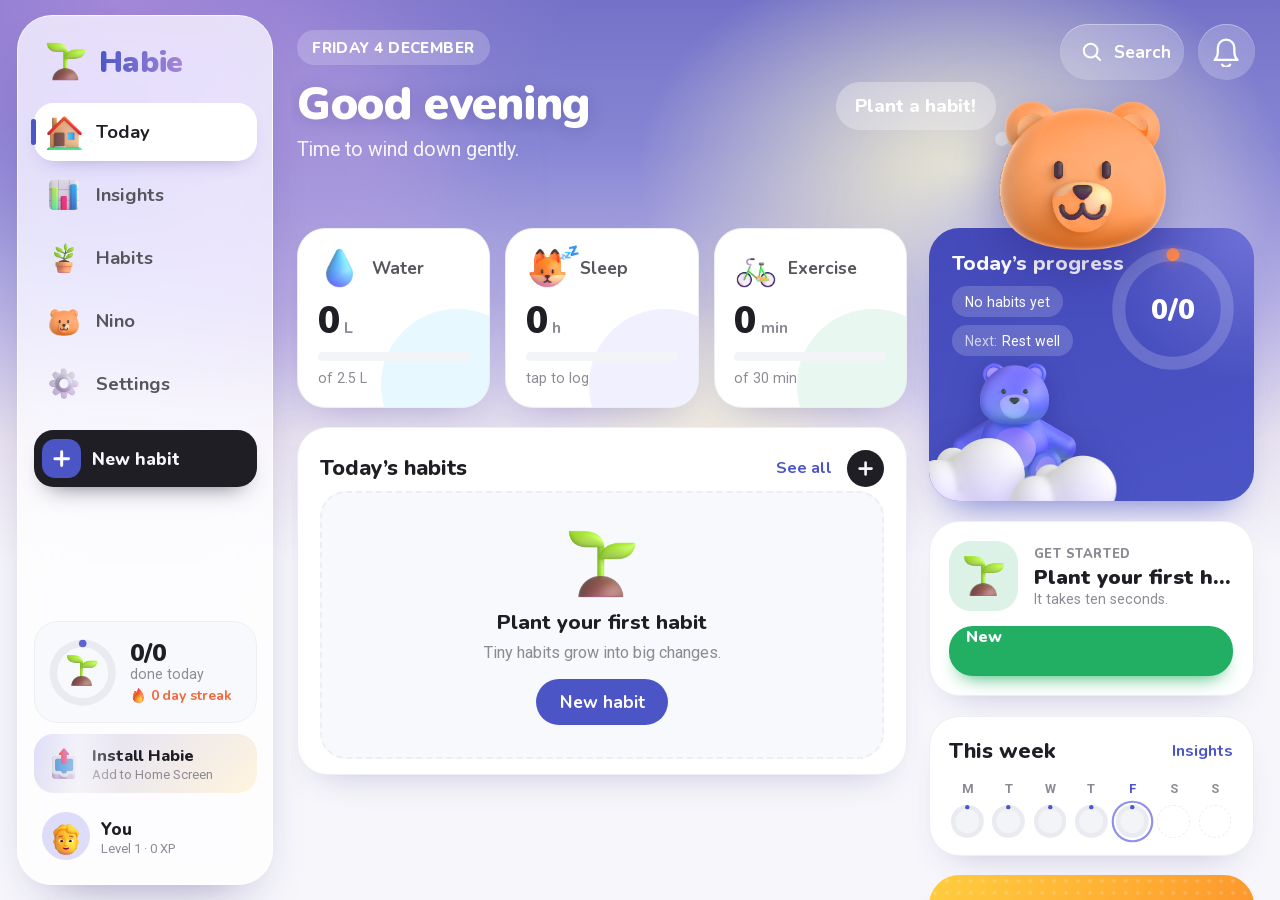
<file: index.html>
<!doctype html>
<html lang="en">
<head>
<meta charset="utf-8">
<meta name="viewport" content="width=device-width, initial-scale=1, viewport-fit=cover, user-scalable=no">
<title>Habie · Habit tracker for iPad</title>
<meta name="description" content="Habie is a playful habit tracker for iPad. Grow a garden of small habits with timers, quit counters, streak freezes, insights and an AI buddy who can set everything up for you.">
<meta name="application-name" content="Habie">
<meta name="author" content="Abhinav Prabhakar">
<meta name="color-scheme" content="light dark">
<meta name="theme-color" content="#7372c8">
<meta name="format-detection" content="telephone=no">
<link rel="canonical" href="https://abhinav-prabhakar.github.io/Habie/">
<link rel="manifest" href="manifest.webmanifest">
<link rel="icon" href="favicon.ico" sizes="48x48">
<link rel="icon" type="image/png" sizes="32x32" href="assets/icons/favicon-32.png">
<link rel="icon" type="image/png" sizes="16x16" href="assets/icons/favicon-16.png">
<link rel="icon" type="image/png" sizes="192x192" href="assets/icons/icon-192.png">
<!-- link previews -->
<meta property="og:type" content="website">
<meta property="og:site_name" content="Habie">
<meta property="og:title" content="Habie · Habit tracker for iPad">
<meta property="og:description" content="Grow a garden of small habits. Timers, quit counters, streak freezes, patterns and an AI buddy, in a playful iPad app that works offline.">
<meta property="og:url" content="https://abhinav-prabhakar.github.io/Habie/">
<meta property="og:image" content="https://abhinav-prabhakar.github.io/Habie/assets/og.png">
<meta property="og:image:width" content="1200">
<meta property="og:image:height" content="630">
<meta property="og:image:alt" content="Habie's Today screen on an iPad">
<meta name="twitter:card" content="summary_large_image">
<meta name="twitter:title" content="Habie · Habit tracker for iPad">
<meta name="twitter:description" content="Grow a garden of small habits, with an AI buddy who can set everything up for you.">
<meta name="twitter:image" content="https://abhinav-prabhakar.github.io/Habie/assets/og.png">
<!-- iPadOS home-screen app -->
<meta name="apple-mobile-web-app-capable" content="yes">
<meta name="mobile-web-app-capable" content="yes">
<meta name="apple-mobile-web-app-status-bar-style" content="black-translucent">
<meta name="apple-mobile-web-app-title" content="Habie">
<link rel="apple-touch-icon" href="assets/icons/apple-touch-icon.png">
<link rel="apple-touch-icon" sizes="167x167" href="assets/icons/apple-touch-icon-167.png">
<!-- iPad (A16): 820×1180 points at 2x -->
<link rel="apple-touch-startup-image" href="assets/splash/splash-2360x1640.png" media="(device-width: 820px) and (device-height: 1180px) and (-webkit-device-pixel-ratio: 2) and (orientation: landscape)">
<link rel="apple-touch-startup-image" href="assets/splash/splash-1640x2360.png" media="(device-width: 820px) and (device-height: 1180px) and (-webkit-device-pixel-ratio: 2) and (orientation: portrait)">
<link rel="preload" href="assets/fonts/nunito-latin.woff2" as="font" type="font/woff2" crossorigin>
<link rel="preload" href="assets/fonts/roboto-latin.woff2" as="font" type="font/woff2" crossorigin>
<link rel="stylesheet" href="styles.css">
<link rel="stylesheet" href="assets/vendor/katex/katex.min.css">
</head>
<body>
<div class="app" id="app">
<div class="stage" id="stage">
  <div class="canvas-bg" aria-hidden="true"><span class="blob b1"></span><span class="blob b2"></span><span class="blob b3"></span></div>

  <!-- Drawn only for README mock-ups (?mockup): the iPadOS status bar. -->
  <div class="statusbar" aria-hidden="true">
    <span class="sb-time"><b>9:41</b> <span id="sb-date">Thu 16 Oct</span></span>
    <span class="sb-right">
      <svg width="22" height="16" viewBox="0 0 25 18" fill="currentColor"><path d="M12.5 4.2c3.4 0 6.5 1.3 8.8 3.5l1.8-1.9C20.3 3 16.6 1.5 12.5 1.5S4.7 3 1.9 5.8l1.8 1.9c2.3-2.2 5.4-3.5 8.8-3.5zm0 5.2c2 0 3.8.8 5.1 2l1.8-1.9c-1.8-1.7-4.2-2.8-6.9-2.8s-5.1 1.1-6.9 2.8l1.8 1.9c1.3-1.2 3.1-2 5.1-2zm0 5.2c.7 0 1.3.3 1.7.7l-1.7 2.2-1.7-2.2c.4-.4 1-.7 1.7-.7z"/></svg>
      <span>100%</span>
      <svg width="30" height="14" viewBox="0 0 38 18"><rect x="1" y="1" width="32" height="16" rx="5" fill="none" stroke="currentColor" stroke-opacity=".45" stroke-width="1.6"/><rect x="3.5" y="3.5" width="27" height="11" rx="3" fill="currentColor"/><path d="M35 6.5v5c1.2-.4 2-1.4 2-2.5s-.8-2.1-2-2.5z" fill="currentColor" opacity=".45"/></svg>
    </span>
  </div>

  <!-- ===================== Sidebar ===================== -->
  <aside class="sidebar" aria-label="Habie">
    <a class="brand" href="#home"><img src="assets/3d/seedling.png" alt=""><b>Habie</b></a>
    <nav class="side-nav" aria-label="Sections">
      <span class="nav-ind" aria-hidden="true"></span>
      <a class="nav" href="#home" data-nav="home"><img src="assets/3d/house.png" alt=""><span>Today</span><em class="nav-badge" id="nb-home"></em></a>
      <a class="nav" href="#insights" data-nav="insights"><img src="assets/3d/bar-chart.png" alt=""><span>Insights</span></a>
      <a class="nav" href="#habits" data-nav="habits"><img src="assets/3d/potted-plant.png" alt=""><span>Habits</span></a>
      <a class="nav" href="#buddy" data-nav="buddy"><img data-buddy-img src="assets/3d/bear-orange.png" alt=""><span data-buddy-name>Nino</span></a>
      <a class="nav" href="#settings" data-nav="settings"><img src="assets/3d/gear.png" alt=""><span>Settings</span></a>
    </nav>
    <a class="side-new" href="#new"><span class="side-plus"><svg width="16" height="16" viewBox="0 0 14 14" stroke="currentColor" stroke-width="2.4" stroke-linecap="round"><path d="M7 1.5v11M1.5 7h11"/></svg></span>New habit</a>

    <a class="side-today" href="#home">
      <span class="side-ring"><svg width="64" height="64" viewBox="0 0 64 64"><circle cx="32" cy="32" r="27" fill="none" class="ring-track" stroke-width="7"/><circle id="side-ring" cx="32" cy="32" r="27" fill="none" stroke="url(#sideG)" stroke-width="7" stroke-linecap="round" stroke-dasharray="0 170" transform="rotate(-90 32 32)"/><defs><linearGradient id="sideG" x1="0" y1="0" x2="1" y2="1"><stop offset="0" class="xp-stop1"/><stop offset="1" class="xp-stop2"/></linearGradient></defs></svg><img id="side-plant" src="assets/3d/herb.png" alt=""></span>
      <span class="side-today-t"><b id="side-count">0/0</b><span>done today</span><em><img src="assets/3d/fire.png" alt=""><span id="side-streak">0</span> day streak</em></span>
    </a>

    <button class="side-install" id="install-btn" data-action="install" hidden><img src="assets/3d/outbox-tray.png" alt=""><span><b>Install Habie</b>Add to Home Screen</span></button>

    <a class="side-profile" href="#settings">
      <span class="side-ava"><img data-avatar-img src="assets/3d/people/person-default.png" alt=""></span>
      <span><b id="side-name">You</b><span id="side-level">Level 1</span></span>
    </a>
  </aside>

  <main class="main">

    <!-- ===================== Today ===================== -->
    <section class="screen screen-home" data-route="home" aria-label="Today">
      <div class="scroll">
        <header class="hero reveal">
          <div class="hero-text">
            <span class="date-chip" id="home-date"></span>
            <h1 class="greet" id="greet">Good morning</h1>
            <p class="greet-sub" id="greet-sub">Ready for a good day?</p>
          </div>
          <a class="hero-buddy" href="#buddy" aria-label="Chat with your buddy">
            <span class="think" id="home-bubble">Let’s start small!</span>
            <span class="think-dot d1"></span><span class="think-dot d2"></span>
            <img data-buddy-img src="assets/3d/bear-orange.png" alt="">
          </a>
          <div class="hero-actions">
            <button class="glass-btn search-pill" data-action="search"><svg width="22" height="22" viewBox="0 0 28 28" fill="none" stroke="currentColor" stroke-width="2.4" stroke-linecap="round"><circle cx="12.5" cy="12.5" r="8"/><path d="m18.5 18.5 5 5"/></svg><span>Search</span></button>
            <button class="glass-btn round" data-action="notifications" aria-label="Reminders">
              <svg width="26" height="28" viewBox="6 5.5 20 22.5" fill="none" stroke="currentColor" stroke-width="1.7" stroke-linecap="round" stroke-linejoin="round"><path d="M7.5 22.5h17c-1.6-1.6-2.4-3.3-2.4-6.3v-2.7a6.1 6.1 0 0 0-12.2 0v2.7c0 3-.8 4.7-2.4 6.3zM13 26c.7 1 1.8 1.6 3 1.6s2.3-.6 3-1.6"/></svg>
              <span class="bell-dot" id="bell-dot"></span>
            </button>
          </div>
        </header>

        <div class="home-grid">
          <div class="home-main">
            <div class="stats reveal">
              <button class="stat" data-action="open-water" style="--sc:#18b7f2">
                <span class="stat-top"><img src="assets/3d/droplet.png" alt=""><span class="st-l">Water</span></span>
                <span class="st-v"><b id="st-water">0</b><small>L</small></span>
                <span class="st-meter"><i id="st-water-bar"></i></span>
                <span class="st-u" id="st-water-goal">of 2.5 L</span>
              </button>
              <button class="stat" data-action="sleep" style="--sc:#7b6cf6">
                <span class="stat-top"><img src="assets/3d/fox.png" alt=""><img class="st-zzz" src="assets/3d/zzz.png" alt=""><span class="st-l">Sleep</span></span>
                <span class="st-v"><b id="st-sleep">0</b><small>h</small></span>
                <span class="st-meter"><i id="st-sleep-bar"></i></span>
                <span class="st-u" id="st-sleep-sub">last night</span>
              </button>
              <button class="stat" data-action="open-workout" style="--sc:#22ae63">
                <span class="stat-top"><img src="assets/3d/bicycle-green.png" alt=""><span class="st-l">Exercise</span></span>
                <span class="st-v"><b id="st-ex">0</b><small>min</small></span>
                <span class="st-meter"><i id="st-ex-bar"></i></span>
                <span class="st-u" id="st-ex-sub">of 30 min</span>
              </button>
            </div>

            <div class="card habits-card reveal">
              <div class="card-head">
                <h3>Today’s habits</h3>
                <div class="head-actions">
                  <a class="link" href="#habits">See all</a>
                  <a class="plus-ic" href="#new" aria-label="New habit"><svg width="14" height="14" viewBox="0 0 14 14" stroke="#fff" stroke-width="2.4" stroke-linecap="round"><path d="M7 1.5v11M1.5 7h11"/></svg></a>
                </div>
              </div>
              <div class="home-groups" id="home-groups"></div>
            </div>
          </div>

          <div class="home-side">
            <a class="progress-card reveal" href="#habits">
              <span class="pc-art"><img class="pc-bear" src="assets/3d/bear-purple.png" alt=""><img class="pc-cloud c1" src="assets/3d/cloud.png" alt=""><img class="pc-cloud c2" src="assets/3d/cloud.png" alt=""></span>
              <span class="pc-ring"><svg width="118" height="118" viewBox="0 0 118 118"><circle cx="59" cy="59" r="50" fill="none" stroke="rgba(255,255,255,.18)" stroke-width="12"/><circle id="pc-ring" cx="59" cy="59" r="50" fill="none" stroke="#fc894b" stroke-width="12" stroke-linecap="round" stroke-dasharray="0 315" transform="rotate(-90 59 59)"/></svg><b id="pc-count">0/0</b></span>
              <span class="pc-title">Today’s progress</span>
              <span class="pc-bar" id="pc-bar"></span>
              <span class="pc-chips"><span id="pc-left"></span><span id="pc-next"></span></span>
            </a>

            <div class="card upnext reveal" id="upnext"></div>

            <div class="card week-card reveal">
              <div class="card-head"><h3>This week</h3><a class="link" href="#insights">Insights</a></div>
              <div class="mini-week" id="home-week"></div>
            </div>

            <a class="buddy-card reveal" href="#buddy">
              <p id="home-tip">You’re great! Keep going, you’re almost there!</p>
              <span class="buddy-btn"><img src="assets/3d/speech-balloon.png" alt="">Chat with <span data-buddy-name>Nino</span></span>
              <img class="buddy-cloud" src="assets/3d/cloud.png" alt="">
              <img class="buddy-pet" data-buddy-img src="assets/3d/bear-orange.png" alt="">
            </a>
          </div>
        </div>
      </div>
    </section>

    <!-- ===================== Insights ===================== -->
    <section class="screen screen-insights" data-route="insights" aria-label="Insights">
      <div class="scroll">
        <header class="page-head reveal">
          <div><h1>Insights</h1><p>How your habits are growing</p></div>
          <div class="head-tools">
            <button class="glass-btn round" data-action="share" aria-label="Share progress"><svg width="22" height="22" viewBox="0 0 26 26" fill="none" stroke="currentColor" stroke-width="2"><circle cx="19" cy="5.5" r="3"/><circle cx="6.5" cy="13" r="3"/><circle cx="19" cy="20.5" r="3"/><path d="m9.2 11.5 7.1-4.4M9.2 14.5l7.1 4.4"/></svg></button>
          </div>
        </header>
        <div class="ins-grid">
          <div class="card streak-card reveal">
            <span class="arc a1"></span><span class="arc a2"></span>
            <div class="sk-art"><span class="sk-glow"></span><img class="sk-fire" src="assets/3d/fire-pink.png" alt=""><img class="sk-bear" src="assets/3d/bear-purple.png" alt=""></div>
            <div class="sk-info">
              <div class="sk-title" id="sk-title"></div>
              <div class="sk-sub" id="sk-sub"></div>
              <div class="sk-week" id="sk-week"></div>
              <div class="sk-foot" id="sk-foot"></div>
            </div>
          </div>
          <a class="card score-card reveal" href="#habits">
            <span class="card-head"><h3>This week</h3><span class="grid-ic"><i></i><i></i><i></i><i></i></span></span>
            <span class="ring-wrap">
              <svg width="150" height="150" viewBox="0 0 150 150"><circle cx="75" cy="75" r="62" fill="none" class="ring-track" stroke-width="14"/><circle id="wk-ring" cx="75" cy="75" r="62" fill="none" stroke="#22ae63" stroke-width="14" stroke-linecap="round" stroke-dasharray="0 390" transform="rotate(-90 75 75)"/></svg>
              <b id="wk-pct">0%</b><img src="assets/3d/bicycle-green.png" alt="">
            </span>
            <span class="score-sub" id="wk-sub"></span>
          </a>

          <button class="card sleep-card reveal" data-action="sleep">
            <span class="card-head"><h3>Sleep</h3><span class="link">Log sleep <svg width="8" height="12" viewBox="0 0 8 12" fill="none" stroke="currentColor" stroke-width="2" stroke-linecap="round" stroke-linejoin="round"><path d="m2 2 4 4-4 4"/></svg></span></span>
            <span class="sleep-chart" id="sleep-chart"></span>
            <span class="sleep-foot"><img src="assets/3d/crescent-moon.png" alt=""><span id="sleep-avg"></span></span>
          </button>
          <a class="card level-card reveal" href="#settings">
            <span class="lv-art"><span class="lv-burst"></span><img src="assets/3d/crown.png" alt=""></span>
            <span class="lv-num" id="lv-num">Level 1</span>
            <span class="lv-title" id="lv-title"></span>
            <span class="xp"><i id="lv-bar"></i></span>
            <span class="lv-label" id="lv-label"></span>
          </a>

          <div class="card patterns-card reveal">
            <div class="card-head"><h3><img src="assets/3d/crystal-ball.png" alt="">Patterns</h3><button class="chip-btn" id="patterns-ask" data-action="ask-insights" hidden><img src="assets/3d/sparkles.png" alt=""><span>Ask</span></button></div>
            <div id="patterns"></div>
          </div>

          <div class="card matrix-card reveal">
            <div class="card-head"><h3>Last 14 days</h3><button class="chip-btn" data-action="sort"><svg width="18" height="18" viewBox="0 0 28 28" fill="none" stroke="currentColor" stroke-width="2.4" stroke-linecap="round" stroke-linejoin="round"><path d="M3 7h18M3 13h12M3 19h8M15.5 19.5l3 3 6-6.5"/></svg><span id="sort-label">By time of day</span></button></div>
            <div class="matrix" id="matrix"></div>
          </div>

          <div class="card month-card reveal">
            <div class="card-head"><h3 id="month-title">This month</h3><span class="legend-dot"><img src="assets/3d/sunflower.png" alt="">Perfect day</span></div>
            <div class="month-days"><span>M</span><span>T</span><span>W</span><span>T</span><span>F</span><span>S</span><span>S</span></div>
            <div class="month-grid" id="month-grid"></div>
          </div>
          <div class="card totals-card reveal">
            <div class="tot"><img src="assets/3d/check-mark-button.png" alt=""><b id="tot-done">0</b><span>habits done</span></div>
            <div class="tot"><img src="assets/3d/sunflower.png" alt=""><b id="tot-perfect">0</b><span>perfect days</span></div>
            <div class="tot"><img src="assets/3d/trophy.png" alt=""><b id="tot-best">0</b><span>best streak</span></div>
          </div>
        </div>
      </div>
    </section>

    <!-- ===================== Habits (list + detail) ===================== -->
    <section class="screen screen-habits" data-route="habits" aria-label="Habits">
      <header class="page-head reveal">
        <div><h1>My Habits</h1><p id="habits-date"></p></div>
        <div class="week-strip" id="week-strip"></div>
      </header>
      <div class="split">
        <div class="split-list scroll">
          <div class="card garden reveal">
            <div class="garden-ring-wrap">
              <span class="garden-glow"></span>
              <svg id="garden-ring" viewBox="0 0 300 300" width="200" height="200" aria-hidden="true"></svg>
              <div id="garden-orbit" class="garden-orbit"></div>
              <img id="garden-plant" class="garden-plant" src="assets/3d/potted-plant.png" alt="Your habit garden">
            </div>
            <div class="garden-info">
              <span class="garden-label"><img src="assets/3d/sparkles.png" alt="">Habit garden</span>
              <div class="garden-count" id="garden-count"></div>
              <p class="garden-msg" id="garden-msg"></p>
              <button class="link" id="back-today" data-action="back-today" hidden>Back to today</button>
            </div>
          </div>
          <div class="filters reveal">
            <button class="filter on" data-filter="all"><img src="assets/3d/sparkles.png" alt="">All</button>
            <button class="filter" data-filter="morning"><img src="assets/3d/sunrise.png" alt="">Morning</button>
            <button class="filter" data-filter="afternoon"><img src="assets/3d/sun.png" alt="">Afternoon</button>
            <button class="filter" data-filter="evening"><img src="assets/3d/crescent-moon.png" alt="">Evening</button>
          </div>
          <div class="habit-list" id="habit-list"></div>
        </div>

        <div class="split-detail scroll" id="detail">
          <div class="detail-inner" id="detail-inner">
            <div class="card d-hero">
              <div class="d-hero-bg"><span class="d-bubble b1"></span><span class="d-bubble b2"></span><span class="d-bubble b3"></span></div>
              <div class="tank" id="tank">
                <div class="tank-wave" id="d-wave"><span class="wave w1"></span><span class="wave w2"></span></div>
                <span class="rise r1"></span><span class="rise r2"></span><span class="rise r3"></span>
                <img class="tank-icon" id="d-icon" src="assets/3d/droplet.png" alt="">
                <span class="tank-pct" id="d-pct">0%</span>
              </div>
              <div class="d-head">
                <h2 class="d-name" id="d-name"></h2>
                <div class="d-meta"><span class="pill" id="d-time"></span><span class="pill" id="d-days"></span></div>
                <div class="d-tools">
                  <button class="tool-btn" data-action="edit-habit"><img src="assets/3d/pencil.png" alt="">Edit</button>
                  <button class="tool-btn" data-action="reset-day"><img src="assets/3d/hourglass-not-done.png" alt="">Reset</button>
                  <button class="tool-btn danger" data-action="delete-habit"><img src="assets/3d/wastebasket.png" alt="">Delete</button>
                </div>
              </div>
            </div>

            <div class="card d-today">
              <div class="card-head"><h3 id="d-day-label">Today</h3><span id="d-count"></span></div>
              <div class="d-special" id="d-special"></div>
              <div class="units" id="d-units"></div>
              <div class="amounts" id="d-amounts"></div>
              <button class="d-log" id="d-log" data-action="log"></button>
            </div>

            <div class="card d-notes">
              <div class="card-head"><h3>How did it feel?</h3><span id="d-note-day"></span></div>
              <div class="moods" id="d-moods"></div>
              <textarea id="d-note" class="d-note" rows="2" maxlength="280" placeholder="Add a note for this day…" aria-label="Note"></textarea>
              <div class="note-list" id="d-note-list"></div>
            </div>

            <div class="d-stats">
              <div class="stat-tile"><img src="assets/3d/fire.png" alt=""><b id="d-streak">0</b><span id="d-streak-l">day streak</span></div>
              <div class="stat-tile"><img src="assets/3d/trophy.png" alt=""><b id="d-best">0</b><span>best streak</span></div>
              <div class="stat-tile"><img src="assets/3d/chart-increasing.png" alt=""><b id="d-rate">0%</b><span>last 30 days</span></div>
            </div>

            <div class="card d-heat-card">
              <div class="card-head"><h3 id="d-heat-title">History</h3><span class="legend">Less<i class="lv0"></i><i class="lv1"></i><i class="lv2"></i><i class="lv3"></i>More</span></div>
              <div class="heat-days"><span>M</span><span>T</span><span>W</span><span>T</span><span>F</span><span>S</span><span>S</span></div>
              <div class="heat" id="d-heat"></div>
            </div>

            <div class="card d-remind">
              <span class="remind-ic"><img src="assets/3d/alarm-clock.png" alt=""></span>
              <div><b>Reminder</b><label class="time-field"><input type="time" id="d-remind-time" aria-label="Reminder time"></label></div>
              <button class="switch" id="d-remind-switch" data-action="detail-remind" aria-label="Reminder"></button>
            </div>
          </div>
          <div class="detail-empty" id="detail-empty" hidden>
            <img src="assets/3d/seedling.png" alt=""><b>Your garden is empty</b><span>Plant a habit to see it grow here.</span><a class="empty-btn" href="#new">New habit</a>
          </div>
        </div>
      </div>
    </section>

    <!-- ===================== Buddy (chat) ===================== -->
    <section class="screen screen-buddy" data-route="buddy" aria-label="Chat with your buddy">
      <div class="split">
        <div class="buddy-pane reveal">
          <div class="card buddy-profile">
            <div class="bp-art"><span class="bp-glow"></span><span class="bp-ring"></span>
              <svg class="spark s1" width="16" height="16" viewBox="0 0 20 20"><path d="M10 0c1 6 4 9 10 10-6 1-9 4-10 10-1-6-4-9-10-10 6-1 9-4 10-10z" fill="#f8b84e"/></svg>
              <svg class="spark s2" width="22" height="22" viewBox="0 0 20 20"><path d="M10 0c1 6 4 9 10 10-6 1-9 4-10 10-1-6-4-9-10-10 6-1 9-4 10-10z" fill="#f8b84e"/></svg>
              <svg class="spark s3" width="12" height="12" viewBox="0 0 20 20"><path d="M10 0c1 6 4 9 10 10-6 1-9 4-10 10-1-6-4-9-10-10 6-1 9-4 10-10z" fill="#f8b84e"/></svg>
              <img class="bp-buddy" data-buddy-img src="assets/3d/bear-orange.png" alt="">
            </div>
            <h2 data-buddy-name>Nino</h2>
            <p class="bp-status"><i></i><span id="bp-status">Your little habit buddy</span></p>
            <div class="bp-switch" id="buddy-switch"></div>
          </div>
          <div class="card suggest">
            <h3>Ask me about</h3>
            <button class="sug" data-say="tips"><span class="chip-ic"><img src="assets/3d/bulb.png" alt=""></span>Habit tips</button>
            <button class="sug" data-say="goals"><span class="chip-ic"><img src="assets/3d/bullseye.png" alt=""></span>Set-up goals</button>
            <button class="sug" data-say="schedule"><span class="chip-ic"><img src="assets/3d/calendar.png" alt=""></span>Today’s schedule</button>
            <button class="sug" data-say="progress"><span class="chip-ic"><img src="assets/3d/chart-increasing.png" alt=""></span>My progress</button>
          </div>
        </div>

        <div class="card convo reveal">
          <div class="convo-head">
            <span class="chat-ava"><img data-buddy-img src="assets/3d/bear-orange.png" alt=""></span>
            <div><b data-buddy-name>Nino</b><span><i></i>Online</span></div>
            <button class="tool-btn" data-action="clear-chat"><svg width="18" height="18" viewBox="0 0 24 24" fill="none" stroke="currentColor" stroke-width="2.2" stroke-linecap="round" stroke-linejoin="round"><path d="M4 12a8 8 0 1 0 2.3-5.6M4 4v4h4"/></svg>New chat</button>
          </div>
          <div class="convo-scroll scroll" id="convo-scroll">
            <div class="chat-empty" id="chat-empty">
              <div class="hero-art">
                <div class="hero-halftone"></div><div class="hero-glow"></div>
                <div class="tcard tc-left"><img src="assets/3d/bicycle.png" alt=""></div>
                <div class="tcard tc-mid"><img src="assets/3d/open-book.png" alt=""></div>
                <div class="tcard tc-right"><img src="assets/3d/apple.png" alt=""></div>
                <span class="tdot" style="left:205px;top:150px;width:14px;height:14px"></span>
                <span class="tdot" style="left:196px;top:170px;width:9px;height:9px"></span>
                <span class="tdot" style="left:335px;top:142px;width:12px;height:12px"></span>
                <span class="tdot" style="left:346px;top:160px;width:9px;height:9px"></span>
                <img class="hero-bear" data-buddy-img src="assets/3d/bear-orange.png" alt="">
              </div>
              <h2 class="chat-title">Hello, how can I help you?</h2>
              <p class="chat-sub">Your little buddy for better and a happier you</p>
            </div>
            <div class="msgs" id="msgs" aria-live="polite"></div>
          </div>
          <form class="ask" id="ask">
            <label class="ask-btn" aria-label="Attach a photo"><input type="file" accept="image/*" data-attach hidden>
              <svg width="24" height="24" viewBox="0 0 24 24" fill="none" stroke="currentColor" stroke-width="1.8" stroke-linecap="round" stroke-linejoin="round"><path d="M20.5 11.5 12.4 19.6a5.2 5.2 0 0 1-7.4-7.4l8.6-8.6a3.5 3.5 0 0 1 4.9 4.9l-8.6 8.6a1.7 1.7 0 0 1-2.5-2.5l7.9-7.9"/></svg></label>
            <label class="ask-btn" aria-label="Take a photo"><input type="file" accept="image/*" capture="environment" data-attach hidden>
              <svg width="24" height="24" viewBox="0 0 24 24" fill="none" stroke="currentColor" stroke-width="1.7" stroke-linejoin="round"><path d="M4 8.2c0-.9.7-1.6 1.6-1.6h2.1l1.4-2h5.8l1.4 2h2.1c.9 0 1.6.7 1.6 1.6v9.2c0 .9-.7 1.6-1.6 1.6H5.6c-.9 0-1.6-.7-1.6-1.6z"/><circle cx="12" cy="12.6" r="3.2"/></svg></label>
            <textarea id="ask-input" rows="1" placeholder="Ask anything …" aria-label="Message"></textarea>
            <button class="ask-send" type="submit" aria-label="Send"><svg width="22" height="22" viewBox="0 0 26 26" fill="none" stroke="#fff" stroke-width="2.6" stroke-linecap="round" stroke-linejoin="round"><path d="M13 21V5M6 12l7-7 7 7"/></svg></button>
          </form>
        </div>
      </div>
    </section>

    <!-- ===================== Settings ===================== -->
    <section class="screen screen-settings" data-route="settings" aria-label="Settings">
      <div class="scroll">
        <header class="page-head reveal"><div><h1>Settings</h1><p>Make Habie yours</p></div></header>
        <div class="set-grid">
          <div class="set-col">
            <div class="card profile reveal">
              <div class="avatar" id="avatar" role="group" aria-label="Profile picture. Swipe to change, tap for skin tone">
                <svg class="avatar-ring" width="132" height="132" viewBox="0 0 132 132"><circle cx="66" cy="66" r="60" fill="none" class="ring-track" stroke-width="7"/><circle id="xp-ring" cx="66" cy="66" r="60" fill="none" stroke="url(#xpG)" stroke-width="7" stroke-linecap="round" stroke-dasharray="0 377" transform="rotate(-90 66 66)"/><defs><linearGradient id="xpG" x1="0" y1="0" x2="1" y2="1"><stop offset="0" class="xp-stop1"/><stop offset="1" class="xp-stop2"/></linearGradient></defs></svg>
                <span class="avatar-bg"><img data-avatar-img id="p-ava" src="assets/3d/people/person-default.png" alt="" draggable="false"></span>
                <button class="ava-arrow prev" data-avatar-step="-1" aria-label="Previous picture"><svg width="8" height="12" viewBox="0 0 8 12" fill="none" stroke="currentColor" stroke-width="2.2" stroke-linecap="round" stroke-linejoin="round"><path d="M6 2 2 6l4 4"/></svg></button>
                <button class="ava-arrow next" data-avatar-step="1" aria-label="Next picture"><svg width="8" height="12" viewBox="0 0 8 12" fill="none" stroke="currentColor" stroke-width="2.2" stroke-linecap="round" stroke-linejoin="round"><path d="m2 2 4 4-4 4"/></svg></button>
                <span class="lvl" id="p-level">Lv 1</span>
              </div>
              <div class="p-info">
                <label class="p-name-wrap"><input id="p-name" class="p-name" maxlength="16" aria-label="Your name"><svg width="16" height="16" viewBox="0 0 24 24" fill="none" stroke="currentColor" stroke-width="2.2" stroke-linecap="round" stroke-linejoin="round"><path d="M4 20h4L19 9l-4-4L4 16z"/></svg></label>
                <p class="p-title"><img src="assets/3d/crown.png" alt=""><span id="p-title">Habit Hero</span></p>
                <div class="xp"><i id="xp-bar"></i></div>
                <span class="xp-l"><img src="assets/3d/glowing-star.png" alt=""><span id="xp-label"></span></span>
              </div>
              <div class="p-stats">
                <div><img src="assets/3d/fire.png" alt=""><b id="p-streak">0</b><span>Day streak</span></div>
                <div><img src="assets/3d/check-mark-button.png" alt=""><b id="p-done">0</b><span>Habits done</span></div>
                <div><img src="assets/3d/trophy.png" alt=""><b id="p-badges">0</b><span>Badges</span></div>
              </div>
            </div>
            <div class="card badges-card reveal">
              <div class="card-head"><h3>Badges</h3><span class="see" id="badge-count"></span></div>
              <div class="badges" id="badges"></div>
            </div>
          </div>

          <div class="set-col">
            <div class="card group reveal">
              <h3>Appearance</h3>
              <div class="row"><span class="pref-ic" style="--pc:#7b6cf6"><img src="assets/3d/crescent-moon.png" alt=""></span><span class="row-t"><b>Dark mode</b><span id="pref-dark-sub">Off</span></span><button class="switch" data-setting="dark" aria-label="Dark mode"></button></div>
              <div class="row"><span class="pref-ic" style="--pc:#f0679b"><img src="assets/3d/artist-palette.png" alt=""></span><span class="row-t"><b>Theme</b><span id="pref-theme-sub">Lavender</span></span>
                <span class="theme-sw">
                  <button data-accent-pick="lavender" style="--sw:linear-gradient(135deg,#8f8fec,#4c55c6)" aria-label="Lavender"></button>
                  <button data-accent-pick="peach" style="--sw:linear-gradient(135deg,#ffb37a,#f26b3a)" aria-label="Peach"></button>
                  <button data-accent-pick="mint" style="--sw:linear-gradient(135deg,#7fe0a8,#1f9d63)" aria-label="Mint"></button>
                  <button data-accent-pick="rose" style="--sw:linear-gradient(135deg,#ff9cc0,#e0508a)" aria-label="Rose"></button>
                </span></div>
              <div class="row col"><span class="row-head"><span class="pref-ic" style="--pc:#fb8c3c"><img data-buddy-img src="assets/3d/bear-orange.png" alt=""></span><span class="row-t"><b>Your buddy</b><span data-buddy-name>Nino</span></span></span>
                <div class="buddies" id="buddies"></div></div>
            </div>
            <div class="card group reveal">
              <h3>Preferences</h3>
              <div class="row"><span class="pref-ic" style="--pc:#fb8c3c"><img src="assets/3d/alarm-clock.png" alt=""></span><span class="row-t"><b>Reminders</b><span id="pref-reminders-sub">Off</span></span><button class="switch" data-setting="reminders" aria-label="Reminders"></button></div>
              <div class="row"><span class="pref-ic" style="--pc:#18b7f2"><img src="assets/3d/speaker-high-volume.png" alt=""></span><span class="row-t"><b>Sounds</b><span>Little chimes when you log</span></span><button class="switch" data-setting="sounds" aria-label="Sounds"></button></div>
              <div class="row"><span class="pref-ic" style="--pc:#e9b200"><img src="assets/3d/high-voltage.png" alt=""></span><span class="row-t"><b>Focus mode</b><span>Hide finished habits</span></span><button class="switch" data-setting="focus" aria-label="Focus mode"></button></div>
            </div>
            <div class="card group reveal">
              <h3>App</h3>
              <button class="row link-row" data-action="install" id="install-row"><span class="pref-ic" style="--pc:#4c55c6"><img src="assets/3d/outbox-tray.png" alt=""></span><span class="row-t"><b>Install Habie</b><span id="install-sub">Add it to your Home Screen</span></span><svg width="9" height="14" viewBox="0 0 10 16" fill="none" stroke="currentColor" stroke-width="2" stroke-linecap="round" stroke-linejoin="round"><path d="m2.5 2.5 5 5.5-5 5.5"/></svg></button>
              <button class="row link-row" data-action="api-key"><span class="pref-ic" style="--pc:#7b6cf6"><img src="assets/3d/brain.png" alt=""></span><span class="row-t"><b>Buddy brain</b><span id="brain-sub">Simple · add an API key</span></span><svg width="9" height="14" viewBox="0 0 10 16" fill="none" stroke="currentColor" stroke-width="2" stroke-linecap="round" stroke-linejoin="round"><path d="m2.5 2.5 5 5.5-5 5.5"/></svg></button>
              <button class="row link-row" data-action="privacy"><span class="pref-ic" style="--pc:#22ae63"><img src="assets/3d/shield.png" alt=""></span><span class="row-t"><b>Your data</b><span>Export or start fresh</span></span><svg width="9" height="14" viewBox="0 0 10 16" fill="none" stroke="currentColor" stroke-width="2" stroke-linecap="round" stroke-linejoin="round"><path d="m2.5 2.5 5 5.5-5 5.5"/></svg></button>
              <button class="row link-row" data-action="invite"><span class="pref-ic" style="--pc:#f0679b"><img src="assets/3d/wrapped-gift.png" alt=""></span><span class="row-t"><b>Invite friends</b><span>Grow together</span></span><svg width="9" height="14" viewBox="0 0 10 16" fill="none" stroke="currentColor" stroke-width="2" stroke-linecap="round" stroke-linejoin="round"><path d="m2.5 2.5 5 5.5-5 5.5"/></svg></button>
            </div>
            <p class="foot"><img src="assets/3d/seedling.png" alt="">Habie 1.0 · one small habit at a time</p>
          </div>
        </div>
      </div>
    </section>
  </main>

  <!-- ===================== Overlays ===================== -->
  <div class="scrim" id="scrim"></div>

  <div class="dialog" id="dialog" role="dialog" aria-modal="true"><div class="dialog-card" id="dialog-card"></div></div>

  <div class="editor" id="editor" role="dialog" aria-modal="true" aria-labelledby="n-title">
    <div class="editor-card">
      <header class="editor-head">
        <button class="text-btn" data-action="close-editor">Cancel</button>
        <h2 id="n-title">New Habit</h2>
        <button class="save-btn" id="n-save" data-action="save-habit"><img src="assets/3d/seedling.png" alt=""><span id="n-save-label">Plant it</span></button>
      </header>
      <div class="editor-body">
        <div class="ed-col">
          <div class="card n-preview">
            <span class="n-blob"><img id="n-preview-icon" src="assets/3d/running-shoe.png" alt=""></span>
            <div class="n-preview-text">
              <input id="n-name" class="n-name" placeholder="Name your habit" maxlength="22" aria-label="Habit name">
              <p class="n-meta" id="n-preview-meta"></p>
            </div>
          </div>
          <div class="n-ideas" id="n-ideas"></div>
          <h4>Icon</h4>
          <div class="icon-tabs" id="n-icon-tabs"></div>
          <div class="n-icons" id="n-icons"></div>
        </div>
        <div class="ed-col">
          <h4>Type</h4>
          <div class="segm n-types" id="n-types">
            <button data-type="count"><img src="assets/3d/check-mark-button.png" alt="">Check-in</button>
            <button data-type="amount"><img src="assets/3d/droplet.png" alt="">Litres</button>
            <button data-type="timer"><img src="assets/3d/timer-clock.png" alt="">Timer</button>
            <button data-type="quit"><img src="assets/3d/prohibited.png" alt="">Quit</button>
          </div>
          <p class="n-type-hint" id="n-type-hint"></p>
          <h4>Colour</h4>
          <div class="n-colors" id="n-colors"></div>
          <h4>Time of day</h4>
          <div class="n-times" id="n-times">
            <button class="time-opt" data-time="morning"><img src="assets/3d/sunrise.png" alt=""><span>Morning</span></button>
            <button class="time-opt" data-time="afternoon"><img src="assets/3d/sun.png" alt=""><span>Afternoon</span></button>
            <button class="time-opt" data-time="evening"><img src="assets/3d/crescent-moon.png" alt=""><span>Evening</span></button>
          </div>
          <div id="n-repeat-wrap">
            <h4>Repeat</h4>
            <div class="segm n-freqs" id="n-freqs">
              <button data-freq="days">On days</button>
              <button data-freq="interval">Every few days</button>
              <button data-freq="weekly">Times a week</button>
            </div>
            <div class="n-days" id="n-days"></div>
            <div class="n-goal n-freq-step" id="n-freq-step">
              <button class="step" data-freq-step="-1" aria-label="Less"><svg width="18" height="18" viewBox="0 0 20 20" stroke="currentColor" stroke-width="2.6" stroke-linecap="round"><path d="M4 10h12"/></svg></button>
              <div class="goal-mid"><b id="n-freq-label"></b></div>
              <button class="step" data-freq-step="1" aria-label="More"><svg width="18" height="18" viewBox="0 0 20 20" stroke="currentColor" stroke-width="2.6" stroke-linecap="round"><path d="M10 4v12M4 10h12"/></svg></button>
            </div>
          </div>
          <h4 id="n-goal-h">Daily goal</h4>
          <div class="n-goal" id="n-goal-row">
            <button class="step" data-step="-1" aria-label="Less"><svg width="18" height="18" viewBox="0 0 20 20" stroke="currentColor" stroke-width="2.6" stroke-linecap="round"><path d="M4 10h12"/></svg></button>
            <div class="goal-mid"><b id="n-goal"></b><span class="goal-pips" id="n-goal-pips"></span></div>
            <button class="step" data-step="1" aria-label="More"><svg width="18" height="18" viewBox="0 0 20 20" stroke="currentColor" stroke-width="2.6" stroke-linecap="round"><path d="M10 4v12M4 10h12"/></svg></button>
          </div>
          <div class="n-remind">
            <span class="remind-ic"><img src="assets/3d/alarm-clock.png" alt=""></span>
            <div><b>Reminder</b><label class="time-field"><input type="time" id="n-remind-time" value="08:00" aria-label="Reminder time"></label></div>
            <button class="switch" id="n-remind-switch" data-action="draft-remind" aria-label="Reminder"></button>
          </div>
          <button class="n-delete" id="n-delete" data-action="delete-habit" hidden><img src="assets/3d/wastebasket.png" alt="">Delete this habit</button>
        </div>
      </div>
    </div>
  </div>

  <div class="popover" id="notify" role="dialog" aria-label="Reminders"><span class="pop-arrow"></span><div id="notify-body"></div></div>

  <div class="palette" id="palette" role="dialog" aria-label="Search habits">
    <div class="search-bar">
      <svg width="22" height="22" viewBox="0 0 28 28" fill="none" stroke="currentColor" stroke-width="2.4" stroke-linecap="round"><circle cx="12.5" cy="12.5" r="8"/><path d="m18.5 18.5 5 5"/></svg>
      <input id="search-input" placeholder="Search habits, or type a new one" autocomplete="off" aria-label="Search">
    </div>
    <div class="search-results" id="search-results"></div>
  </div>

  <div class="install-banner" id="install-banner" role="dialog" aria-label="Install Habie">
    <img src="assets/icons/icon-192.png" alt="">
    <div><b>Put Habie on your Home Screen</b><span>Full screen, works offline, opens in a tap.</span></div>
    <button class="text-btn" data-action="dismiss-install">Not now</button>
    <button class="save-btn" data-action="install">Install</button>
  </div>

  <div class="modal" id="modal" role="dialog" aria-modal="true"><div class="modal-card" id="modal-card"></div></div>

  <div class="rotate" id="rotate" aria-hidden="true">
    <div class="rotate-ipad"><img src="assets/3d/seedling.png" alt=""></div>
    <b>Turn your iPad sideways</b><span>Habie is designed for landscape.</span>
  </div>

  <div class="splash" id="splash" aria-hidden="true">
    <div class="splash-mark"><span class="splash-ring"></span><img src="assets/3d/seedling.png" alt=""></div>
    <b>Habie</b>
  </div>

  <div class="fx" aria-hidden="true"></div>
  <div class="toast" role="status"><img id="toast-img" src="assets/3d/party-popper.png" alt=""><span class="toast-text"></span></div>
</div>
</div>
<script type="module" src="js/app.js"></script>
</body>
</html>
</file>
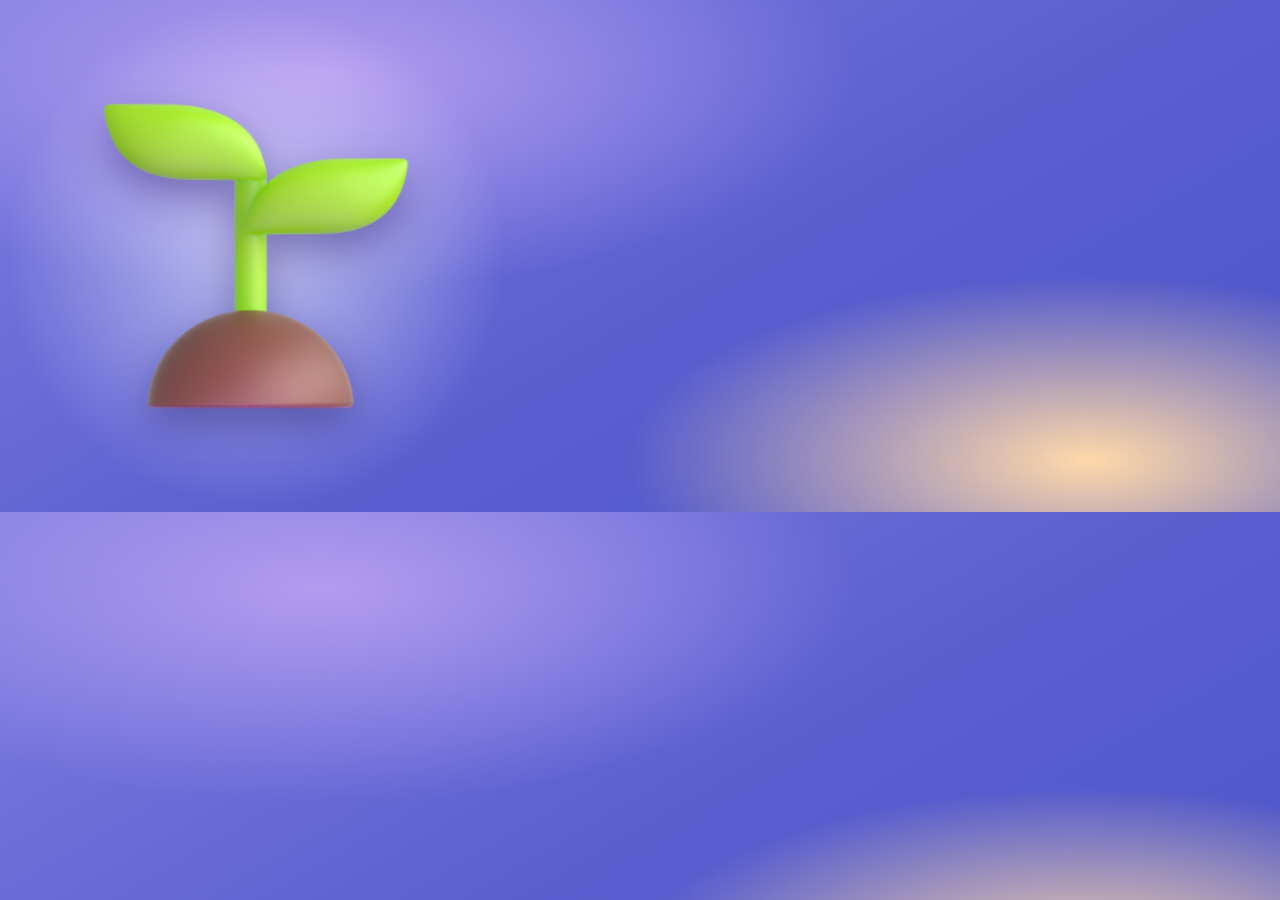
<file: tools/brand.html>
<!doctype html>
<!-- Renders Habie's icon and launch screens. Used by tools/build-assets.js; open with
     ?w=512&h=512 (icon), &maskable for the safe-zone version, &splash for a launch screen. -->
<html><head><meta charset="utf-8"><style>
@font-face { font-family: Nunito; font-weight: 200 1000; src: url(../assets/fonts/nunito-latin.woff2) format("woff2"); }
html, body { margin: 0; }
body { width: var(--w); height: var(--h); overflow: hidden; display: grid; place-items: center; font-family: Nunito;
  background: radial-gradient(70% 70% at 25% 15%, #b39cf0 0%, transparent 60%), radial-gradient(60% 60% at 85% 90%, #ffd9a8 0%, transparent 60%), linear-gradient(150deg, #7f7ee0 0%, #5a5fd0 55%, #4c55c6 100%); }
.mark { position: relative; display: grid; place-items: center; }
.glow { position: absolute; border-radius: 50%; background: radial-gradient(circle, rgba(255,255,255,.55) 0%, rgba(255,255,255,0) 68%); }
img { position: relative; filter: drop-shadow(0 calc(var(--s) * .05) calc(var(--s) * .06) rgba(40,30,110,.45)); }
.word { margin-top: calc(var(--s) * .14); color: #fff; font-weight: 900; font-size: calc(var(--s) * .34); letter-spacing: -.02em; text-align: center; }
.splash { display: flex; flex-direction: column; align-items: center; }
</style></head><body>
<div class="splash"><div class="mark"><span class="glow"></span><img src="../assets/3d/seedling.png" alt=""></div><div class="word" hidden>Habie</div></div>
<script>
  const q = new URLSearchParams(location.search), w = +q.get('w') || 512, h = +q.get('h') || w;
  const splash = q.has('splash'), maskable = q.has('maskable');
  const s = splash ? Math.min(w, h) * 0.28 : w * (maskable ? 0.52 : 0.68);
  document.body.style.setProperty('--w', w + 'px'); document.body.style.setProperty('--h', h + 'px'); document.body.style.setProperty('--s', s + 'px');
  const img = document.querySelector('img'), glow = document.querySelector('.glow');
  img.style.width = s + 'px'; glow.style.width = glow.style.height = s * 1.5 + 'px';
  if (splash) document.querySelector('.word').hidden = false;
</script>
</body></html>
</file>
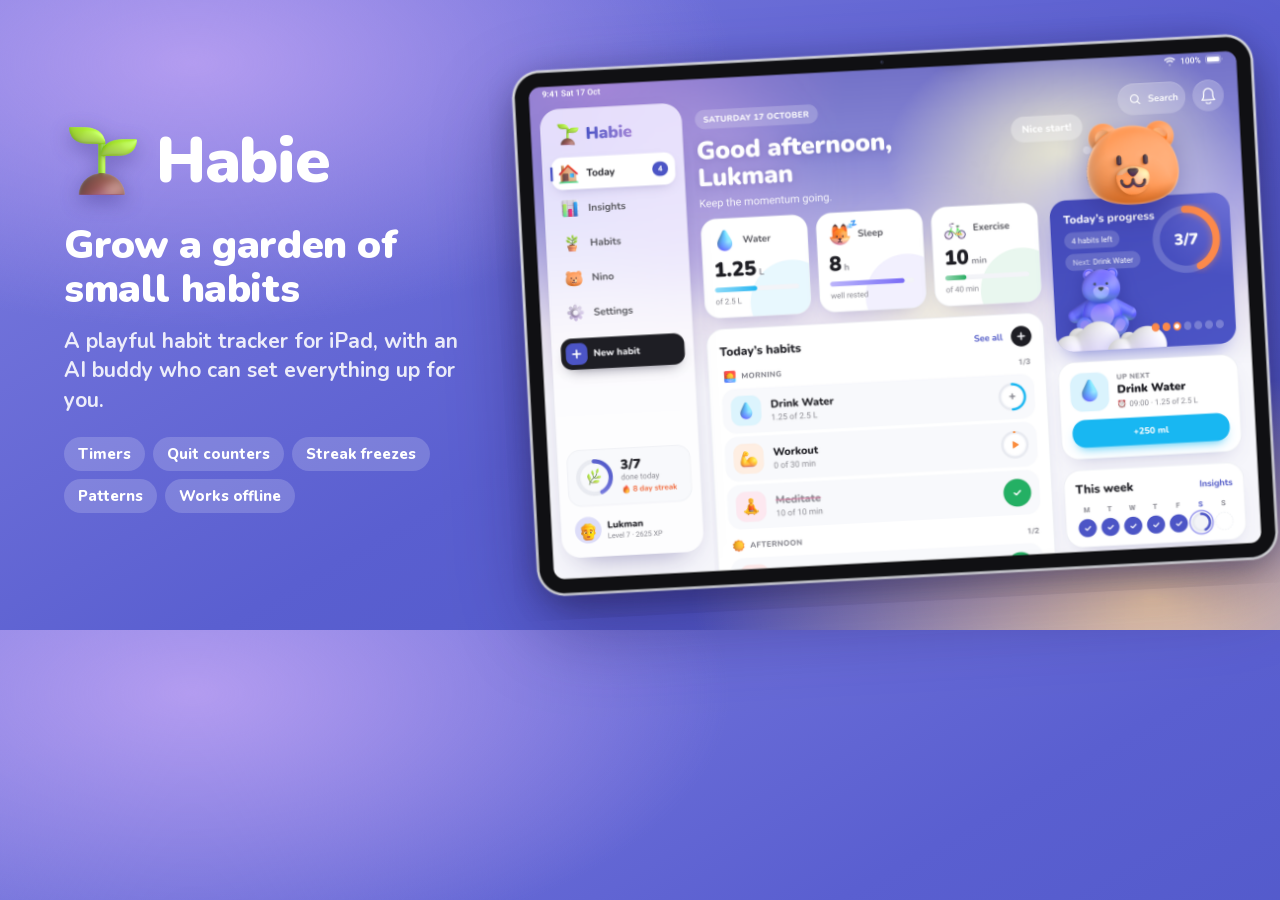
<file: tools/og.html>
<!doctype html>
<!-- The 1200 × 630 link-preview image (assets/og.png). Rendered by tools/build-assets.js
     after the README mock-ups exist, since it shows docs/images/today.png. -->
<html><head><meta charset="utf-8"><style>
@font-face { font-family: Nunito; font-weight: 200 1000; src: url(../assets/fonts/nunito-latin.woff2) format("woff2"); }
html, body { margin: 0; }
body { width: 1200px; height: 630px; overflow: hidden; position: relative; font-family: Nunito; color: #fff;
  background: radial-gradient(70% 70% at 15% 10%, #b39cf0 0%, transparent 60%), radial-gradient(60% 60% at 90% 95%, #ffd9a8 0%, transparent 60%), linear-gradient(150deg, #7f7ee0 0%, #5a5fd0 55%, #4c55c6 100%); }
.copy { position: absolute; left: 64px; top: 0; bottom: 0; width: 400px; display: flex; flex-direction: column; justify-content: center; }
.brand { display: flex; align-items: center; gap: 14px; font-weight: 900; font-size: 64px; letter-spacing: -.02em; }
.brand img { width: 78px; filter: drop-shadow(0 6px 10px rgba(40,30,110,.4)); }
h1 { margin: 18px 0 0; font-weight: 900; font-size: 40px; line-height: 1.1; letter-spacing: -.01em; }
p { margin: 16px 0 0; font-weight: 700; font-size: 21px; line-height: 1.4; opacity: .88; }
.chips { display: flex; flex-wrap: wrap; gap: 8px; margin-top: 22px; }
.chips span { padding: 7px 14px; border-radius: 18px; background: rgba(255,255,255,.18); font-weight: 800; font-size: 15px; }
.shot { position: absolute; right: -90px; top: 50%; width: 790px; transform: translateY(-50%) rotate(-3deg); filter: drop-shadow(0 30px 40px rgba(30,20,90,.45)); }
</style></head><body>
<div class="copy">
  <div class="brand"><img src="../assets/3d/seedling.png" alt="">Habie</div>
  <h1>Grow a garden of small habits</h1>
  <p>A playful habit tracker for iPad, with an AI buddy who can set everything up for you.</p>
  <div class="chips"><span>Timers</span><span>Quit counters</span><span>Streak freezes</span><span>Patterns</span><span>Works offline</span></div>
</div>
<img class="shot" src="../docs/images/today.png" alt="">
</body></html>
</file>
<file: styles.css>
/* Habie for iPad (A16, 11th generation).
   The artboard is the iPad's landscape viewport: 1180 × 820 points. app.js scales it to the
   window width, and the height follows the window so Safari's toolbars and the PWA both fit.
   Colours come from tokens so dark mode and the accent themes apply everywhere. */

@font-face { font-family: "Nunito"; font-style: normal; font-weight: 200 1000; font-display: swap; src: url(assets/fonts/nunito-latin.woff2) format("woff2"); }
@font-face { font-family: "Roboto"; font-style: normal; font-weight: 100 900; font-display: swap; src: url(assets/fonts/roboto-latin.woff2) format("woff2"); }

/* =====================================================================
   Tokens
   ===================================================================== */
:root {
  --sat: env(safe-area-inset-top, 0px);
  --sab: env(safe-area-inset-bottom, 0px);
  --body: #e9ebf3;
  --page: #f6f6fb;
  --surface: #ffffff;
  --surface-2: #f3f4f8;
  --surface-3: #f8f9fc;
  --glass: rgba(255,255,255,.74);
  --ink: #1e1e24;
  --ink-2: #55555c;
  --muted: #8b8b93;
  --faint: #b4b4bc;
  --line: #eceef3;
  --ring-off: #e9ebf1;
  --shadow: 0 16px 34px -22px rgba(70,60,140,.38);
  --shadow-lg: 0 30px 60px -26px rgba(50,40,120,.5);
  --scrim: rgba(24,22,48,.28);
  --dark-btn: #1e1e24;

  --a: #4c55c6; --a-deep: #444ab9; --a-soft: #8f8fec; --a-ink: #4c55c6;
  --h1: #7372c8; --h2: #8786d4; --h3: #b6b0e3; --h4: #e7e1ef; --hglow: #a487d8; --hsun: rgba(250,248,205,.9);
}
:root[data-accent="peach"] { --a: #f26b3a; --a-deep: #e25a2c; --a-soft: #ffb37a; --a-ink: #e25a2c; --h1: #f48a5c; --h2: #f79f72; --h3: #fbc9a6; --h4: #fde8da; --hglow: #f2779a; --hsun: rgba(255,240,200,.9); }
:root[data-accent="mint"]  { --a: #1f9d63; --a-deep: #19895a; --a-soft: #7fe0a8; --a-ink: #1b8c58; --h1: #3aae84; --h2: #57c098; --h3: #a6e2c7; --h4: #e1f5ec; --hglow: #3a9fc0; --hsun: rgba(240,255,210,.9); }
:root[data-accent="rose"]  { --a: #e0508a; --a-deep: #cc4279; --a-soft: #ff9cc0; --a-ink: #cc4279; --h1: #e46c9e; --h2: #eb86b0; --h3: #f6c0d6; --h4: #fde6ef; --hglow: #ad7be2; --hsun: rgba(255,236,220,.9); }
:root[data-mode="dark"] {
  --body: #050508;
  --page: #111118;
  --surface: #1b1b25;
  --surface-2: #252532;
  --surface-3: #1f1f2a;
  --glass: rgba(30,30,42,.72);
  --ink: #f2f2f8;
  --ink-2: #c6c6d2;
  --muted: #8f8fa4;
  --faint: #5d5d72;
  --line: #2a2a38;
  --ring-off: #2c2c3c;
  --shadow: 0 18px 34px -20px rgba(0,0,0,.8);
  --shadow-lg: 0 30px 60px -24px rgba(0,0,0,.9);
  --scrim: rgba(0,0,0,.5);
  --dark-btn: #f2f2f8;
  --a-ink: var(--a-soft);
  --hsun: rgba(255,240,200,.14);
}
:root.mockup { --sat: 24px; --sab: 20px; }

/* =====================================================================
   Base
   ===================================================================== */
* { box-sizing: border-box; margin: 0; padding: 0; }
[hidden] { display: none !important; }
html, body { height: 100%; }
body { background: var(--body); font-family: "Nunito", system-ui, sans-serif; color: var(--ink); -webkit-font-smoothing: antialiased; overflow: hidden; overscroll-behavior: none; -webkit-user-select: none; user-select: none; -webkit-touch-callout: none; transition: background .4s; }
input, textarea { -webkit-user-select: text; user-select: text; }
button, input, textarea { font: inherit; color: inherit; }
button { border: 0; background: none; cursor: pointer; -webkit-tap-highlight-color: transparent; }
a { color: inherit; text-decoration: none; -webkit-tap-highlight-color: transparent; }
img { display: block; -webkit-user-drag: none; }
::view-transition-old(root), ::view-transition-new(root) { animation: none; mix-blend-mode: normal; }

.app { position: relative; height: 100%; margin: 0 auto; overflow: hidden; overflow: clip; background: var(--page); transition: background .4s; }
/* clip (not hidden) so focus and scrollIntoView can never shift the fixed layers */
.stage { position: relative; width: 1180px; height: 820px; overflow: hidden; overflow: clip; }

@keyframes bob { 0%, 100% { transform: translateY(0) } 50% { transform: translateY(-9px) } }
@keyframes sway { 0%, 100% { rotate: -2deg } 50% { rotate: 2deg } }
@keyframes drift { 0%, 100% { transform: translate(0, 0) scale(1) } 50% { transform: translate(34px, 26px) scale(1.12) } }
@keyframes flicker { 0%, 100% { transform: scale(1) rotate(0) } 30% { transform: scale(1.08, .95) rotate(-3deg) } 60% { transform: scale(.96, 1.06) rotate(2deg) } }
@keyframes popin { 0% { transform: scale(.4) } 60% { transform: scale(1.22) } 100% { transform: scale(1) } }
@keyframes rise-in { from { opacity: 0; transform: translateY(14px) scale(.97) } to { opacity: 1; transform: none } }
@keyframes pulse { 0%, 100% { box-shadow: 0 0 0 0 rgba(240,86,108,.45) } 50% { box-shadow: 0 0 0 8px rgba(240,86,108,0) } }
@keyframes typing { 0%, 60%, 100% { transform: translateY(0); opacity: .4 } 30% { transform: translateY(-6px); opacity: 1 } }
@keyframes spin { to { rotate: 360deg } }
@keyframes twinkle { 0%, 100% { opacity: 1; transform: scale(1) rotate(0) } 50% { opacity: .35; transform: scale(.6) rotate(45deg) } }
@keyframes shine { 0% { transform: translateX(-120%) skewX(-20deg) } 60%, 100% { transform: translateX(260%) skewX(-20deg) } }
@keyframes wave { to { transform: translateX(-127px); } }
@keyframes grow-x { from { transform: scaleX(0) } }
@keyframes grow-y { from { transform: scaleY(0) } }
@media (prefers-reduced-motion: reduce) { *, *::before, *::after { animation: none !important; transition: none !important; } }

/* =====================================================================
   Canvas & status bar
   ===================================================================== */
.canvas-bg {
  position: absolute; inset: 0 0 auto 0; height: 520px; pointer-events: none; overflow: hidden;
  background:
    radial-gradient(50% 70% at 10% 0%, var(--hglow) 0%, transparent 70%),
    radial-gradient(35% 55% at 75% 30%, var(--hsun) 0%, transparent 72%),
    linear-gradient(180deg, var(--h1) 0%, var(--h2) 26%, var(--h3) 54%, var(--h4) 78%, var(--page) 100%);
  transition: background .5s;
}
:root[data-mode="dark"] .canvas-bg {
  background:
    radial-gradient(50% 70% at 10% 0%, color-mix(in srgb, var(--hglow) 50%, transparent) 0%, transparent 70%),
    linear-gradient(180deg, color-mix(in srgb, var(--h1) 70%, var(--page)) 0%, color-mix(in srgb, var(--h2) 45%, var(--page)) 28%, color-mix(in srgb, var(--h3) 18%, var(--page)) 58%, var(--page) 90%);
}
.blob { position: absolute; border-radius: 50%; filter: blur(40px); opacity: .5; animation: drift 16s ease-in-out infinite; }
.blob.b1 { left: 120px; top: 30px; width: 300px; height: 300px; background: color-mix(in srgb, var(--hglow) 80%, #fff); }
.blob.b2 { right: 60px; top: 120px; width: 280px; height: 280px; background: color-mix(in srgb, var(--a-soft) 70%, #fff); animation-duration: 20s; animation-direction: reverse; }
.blob.b3 { left: 560px; top: 260px; width: 200px; height: 200px; background: var(--hsun); animation-duration: 12s; }
:root[data-mode="dark"] .blob { opacity: .18; }

.statusbar { display: none; position: absolute; left: 0; right: 0; top: 0; z-index: 50; height: 24px; padding: 0 22px; align-items: center; justify-content: space-between; color: #fff; font: 600 14px -apple-system, "SF Pro Text", "Roboto", sans-serif; pointer-events: none; }
:root.mockup .statusbar { display: flex; }
.sb-time b { font-weight: 700; }
.sb-right { display: flex; align-items: center; gap: 7px; }

/* =====================================================================
   Sidebar
   ===================================================================== */
.sidebar {
  position: absolute; z-index: 6; left: 16px; top: calc(var(--sat) + 14px); bottom: calc(var(--sab) + 14px); width: 236px;
  display: flex; flex-direction: column; padding: 22px 14px 14px; border-radius: 32px;
  background: var(--glass); border: 1px solid color-mix(in srgb, var(--surface) 70%, transparent);
  -webkit-backdrop-filter: blur(26px) saturate(1.4); backdrop-filter: blur(26px) saturate(1.4);
  box-shadow: 0 24px 50px -30px rgba(40,30,110,.55);
  transition: background .4s;
}
.brand { display: flex; align-items: center; gap: 10px; padding: 0 10px 18px; }
.brand img { width: 40px; animation: sway 4s ease-in-out infinite; transform-origin: 50% 100%; }
.brand b { font-weight: 900; font-size: 28px; letter-spacing: -.3px; background: linear-gradient(90deg, var(--a), var(--hglow)); -webkit-background-clip: text; background-clip: text; color: transparent; }
.side-nav { position: relative; display: flex; flex-direction: column; gap: 4px; }
.nav { position: relative; z-index: 1; display: flex; align-items: center; gap: 14px; height: 54px; padding: 0 12px; border-radius: 18px; font-weight: 700; font-size: 17px; color: var(--ink-2); transition: color .25s; }
.nav img { width: 32px; height: 32px; object-fit: contain; transition: transform .45s cubic-bezier(.3,1.6,.5,1); }
.nav:hover img { transform: scale(1.12) rotate(-8deg); }
.nav.active { color: var(--ink); }
.nav.active img { transform: scale(1.14); }
.nav-ind { position: absolute; left: 0; right: 0; top: 0; height: 54px; border-radius: 18px; background: var(--surface); box-shadow: 0 8px 20px -12px rgba(50,40,120,.45); transform: translateY(calc(var(--i, 0) * 58px)); transition: transform .5s cubic-bezier(.3,1.25,.5,1), background .4s; }
.nav-ind::before { content: ""; position: absolute; left: -2px; top: 15px; width: 4px; height: 24px; border-radius: 2px; background: var(--a); }
.nav-badge { margin-left: auto; min-width: 26px; height: 24px; padding: 0 7px; border-radius: 12px; background: var(--a); color: #fff; font: 800 13px "Nunito"; font-style: normal; display: grid; place-items: center; transition: transform .35s cubic-bezier(.3,1.6,.5,1); }
.nav-badge:empty { transform: scale(0); }
.nav-badge.done { background: #24b064; }
.side-new { display: flex; align-items: center; gap: 10px; height: 52px; margin-top: 16px; padding: 0 14px 0 8px; border-radius: 18px; background: var(--dark-btn); color: var(--page); font-weight: 800; font-size: 16px; transition: transform .2s; box-shadow: 0 12px 22px -14px rgba(20,20,40,.7); }
.side-new:active { transform: scale(.96); }
.side-plus { width: 36px; height: 36px; border-radius: 12px; display: grid; place-items: center; background: var(--a); color: #fff; transition: transform .35s cubic-bezier(.3,1.6,.5,1); }
.side-new:hover .side-plus { transform: rotate(90deg); }
.side-today { display: flex; align-items: center; gap: 12px; margin-top: auto; padding: 14px 12px; border-radius: 22px; background: var(--surface-3); border: 1px solid var(--line); }
.side-ring { position: relative; width: 64px; height: 64px; flex: none; }
.side-ring circle:nth-child(2) { transition: stroke-dasharray 1s cubic-bezier(.3,1.2,.5,1); }
.side-ring img { position: absolute; left: 50%; top: 50%; width: 32px; translate: -50% -55%; animation: sway 4s ease-in-out infinite; }
.side-today-t { display: flex; flex-direction: column; }
.side-today-t b { font-weight: 900; font-size: 22px; line-height: 1.1; }
.side-today-t > span { font-family: "Roboto"; font-size: 13px; color: var(--muted); }
.side-today-t em { display: flex; align-items: center; gap: 3px; margin-top: 4px; font: 700 13px "Nunito"; color: #f2683c; font-style: normal; }
.side-today-t em img { width: 16px; animation: flicker 2s ease-in-out infinite; }
.side-install { display: flex; align-items: center; gap: 10px; margin-top: 10px; padding: 10px 12px; border-radius: 18px; text-align: left; background: linear-gradient(135deg, color-mix(in srgb, var(--a-soft) 30%, var(--surface)), color-mix(in srgb, #ffd479 25%, var(--surface))); position: relative; overflow: hidden; }
.side-install::after { content: ""; position: absolute; inset: 0; width: 40%; background: linear-gradient(90deg, transparent, rgba(255,255,255,.55), transparent); animation: shine 3.6s ease-in-out infinite; }
.side-install[hidden] { display: none; }
.side-install img { width: 32px; }
.side-install span { display: flex; flex-direction: column; font-family: "Roboto"; font-size: 12px; color: var(--muted); }
.side-install b { font: 800 15px "Nunito"; color: var(--ink); }
.side-profile { display: flex; align-items: center; gap: 10px; margin-top: 10px; padding: 8px; border-radius: 18px; transition: background .2s; }
.side-profile:hover { background: var(--surface-2); }
.side-ava { width: 44px; height: 44px; border-radius: 50%; background: color-mix(in srgb, var(--a-soft) 30%, var(--surface)); display: grid; place-items: center; overflow: hidden; }
.side-ava img { width: 32px; margin-top: 6px; }
.side-profile > span:last-child { display: flex; flex-direction: column; }
.side-profile b { font-weight: 800; font-size: 16px; }
.side-profile span span { font-family: "Roboto"; font-size: 12px; color: var(--muted); }

/* =====================================================================
   Main & screens
   ===================================================================== */
.main { position: absolute; left: 268px; right: 0; top: 0; bottom: 0; overflow: clip; overflow-clip-margin: 40px; }
.screen { position: absolute; inset: 0; visibility: hidden; overflow: clip; overflow-clip-margin: 40px; }
.screen.active { visibility: visible; }
.scroll { overflow-y: auto; overflow-x: hidden; scrollbar-width: none; overscroll-behavior: contain; -webkit-overflow-scrolling: touch; }
.scroll::-webkit-scrollbar { display: none; }
.screen > .scroll { position: absolute; inset: 0; padding: calc(var(--sat) + 14px) 24px calc(var(--sab) + 28px) 6px; }

.card { position: relative; background: var(--surface); border-radius: 28px; border: 1px solid var(--line); box-shadow: var(--shadow); transition: background .4s, border-color .4s, transform .3s cubic-bezier(.3,1.4,.5,1), box-shadow .3s; }
a.card:hover, button.card:hover { transform: translateY(-3px); box-shadow: var(--shadow-lg); }
.card-head { display: flex; align-items: center; justify-content: space-between; gap: 12px; }
.card-head h3 { font-weight: 800; font-size: 20px; color: var(--ink); }
.head-actions { display: flex; align-items: center; gap: 14px; }
.link { display: inline-flex; align-items: center; gap: 6px; font-weight: 700; font-size: 15px; color: var(--a-ink); }
.link[hidden] { display: none; }
.see { font-family: "Roboto"; font-size: 14px; color: var(--muted); }
.plus-ic { width: 34px; height: 34px; border-radius: 50%; background: var(--dark-btn); display: grid; place-items: center; transition: transform .35s cubic-bezier(.3,1.6,.5,1); }
.plus-ic svg { stroke: var(--page); }
.plus-ic:hover { transform: rotate(90deg); }
.grid-ic { display: grid; grid-template-columns: 9px 9px; gap: 4px; }
.grid-ic i { width: 9px; height: 9px; border-radius: 50%; background: var(--ring-off); }
.ring-track { stroke: var(--ring-off); }
.xp-stop1 { stop-color: var(--a-soft); } .xp-stop2 { stop-color: var(--a); }

.glass-btn {
  display: flex; align-items: center; justify-content: center; flex: none; color: #fff;
  background: rgba(255,255,255,.22); border-radius: 26px; box-shadow: inset 0 1px 0 rgba(255,255,255,.35);
  -webkit-backdrop-filter: blur(10px); backdrop-filter: blur(10px); transition: transform .2s, background .2s;
}
.glass-btn:hover { background: rgba(255,255,255,.32); }
.glass-btn:active { transform: scale(.93); }
.glass-btn.round { position: relative; width: 52px; height: 52px; border-radius: 50%; }
.search-pill { height: 52px; gap: 10px; padding: 0 12px 0 18px; font-weight: 700; font-size: 16px; }
.bell-dot { position: absolute; right: 12px; top: 11px; width: 11px; height: 11px; border-radius: 50%; background: #f2264b; border: 2px solid rgba(255,255,255,.8); transform: scale(0); transition: transform .35s cubic-bezier(.3,1.8,.5,1); }
.bell-dot.on { transform: scale(1); animation: pulse 2s infinite; }

.page-head { position: relative; display: flex; align-items: flex-end; justify-content: space-between; gap: 20px; min-height: 92px; color: #fff; }
.page-head h1 { font-weight: 900; font-size: 38px; letter-spacing: -.3px; text-shadow: 0 2px 14px rgba(40,30,110,.18); }
.page-head p { margin-top: 2px; font-family: "Roboto"; font-size: 17px; opacity: .9; }
.head-tools { display: flex; gap: 12px; }
.screen > .scroll > .page-head { margin-bottom: 18px; }

.empty { display: flex; flex-direction: column; align-items: center; gap: 6px; padding: 30px 20px; border-radius: 24px; background: var(--surface-3); border: 2px dashed var(--line); text-align: center; }
.empty img { width: 70px; animation: bob 3s ease-in-out infinite; }
.empty b { font-weight: 800; font-size: 19px; }
.empty span { font-family: "Roboto"; font-size: 15px; color: var(--muted); }
.empty-btn { margin-top: 10px; padding: 10px 22px; border-radius: 22px; background: var(--a); color: #fff; font-weight: 700; font-size: 16px; }
.focus-note { display: flex; align-items: center; justify-content: center; gap: 8px; padding: 10px; font-family: "Roboto"; font-size: 14px; color: var(--muted); }
.focus-note img { width: 20px; }

/* =====================================================================
   Today
   ===================================================================== */
.hero { position: relative; height: 196px; color: #fff; }
.hero-text { position: relative; z-index: 1; padding-top: 14px; max-width: 470px; }
.date-chip { display: inline-flex; align-items: center; height: 32px; padding: 0 14px; border-radius: 16px; background: rgba(255,255,255,.2); font-weight: 800; font-size: 14px; letter-spacing: .4px; text-transform: uppercase; -webkit-backdrop-filter: blur(8px); backdrop-filter: blur(8px); }
.greet { margin-top: 14px; font-weight: 900; font-size: 42px; line-height: 1.08; letter-spacing: -.4px; text-shadow: 0 2px 16px rgba(40,30,110,.2); }
.greet-sub { margin-top: 8px; font-family: "Roboto"; font-size: 18px; opacity: .92; }
.hero-actions { position: absolute; right: 0; top: 8px; z-index: 2; display: flex; gap: 12px; }
.hero-buddy { position: absolute; right: 70px; top: 52px; width: 176px; z-index: 1; transform: translate(calc(var(--px, 0) * 10px), calc(var(--py, 0) * 8px)); transition: transform .3s; }
.hero-buddy img { width: 100%; filter: drop-shadow(0 16px 22px rgba(40,30,110,.35)); animation: bob 3.6s ease-in-out infinite; }
.think { position: absolute; right: 168px; top: 10px; z-index: 1; white-space: nowrap; padding: 10px 18px; border-radius: 22px; background: rgba(255,255,255,.3); font-weight: 800; font-size: 17px; -webkit-backdrop-filter: blur(10px); backdrop-filter: blur(10px); animation: bob 4.2s ease-in-out infinite; }
.think-dot { position: absolute; border-radius: 50%; background: rgba(255,255,255,.45); }
.think-dot.d1 { right: 156px; top: 56px; width: 13px; height: 13px; } .think-dot.d2 { right: 146px; top: 74px; width: 8px; height: 8px; }

.home-grid { display: grid; grid-template-columns: 1fr 300px; gap: 20px; align-items: start; }
.home-main, .home-side { display: flex; flex-direction: column; gap: 18px; }
.stats { display: grid; grid-template-columns: repeat(3, 1fr); gap: 14px; }
.stat { position: relative; display: flex; flex-direction: column; align-items: flex-start; height: 166px; padding: 16px 18px; border-radius: 26px; background: var(--surface); border: 1px solid var(--line); box-shadow: var(--shadow); text-align: left; overflow: hidden; transition: transform .3s cubic-bezier(.3,1.4,.5,1), background .4s; }
.stat::before { content: ""; position: absolute; right: -40px; bottom: -50px; width: 140px; height: 140px; border-radius: 50%; background: color-mix(in srgb, var(--sc) 10%, transparent); transition: transform .5s; }
.stat:hover { transform: translateY(-4px); }
.stat:hover::before { transform: scale(1.3); }
.stat:active { transform: scale(.97); }
.stat > * { flex-shrink: 0; }
.stat-top { position: relative; display: flex; align-items: center; gap: 10px; }
.stat-top img { width: 40px; height: 40px; object-fit: contain; transition: transform .45s cubic-bezier(.3,1.6,.5,1); }
.stat:hover .stat-top img { transform: rotate(-10deg) scale(1.1); }
.stat-top .st-zzz { position: absolute; left: 30px; top: -6px; width: 20px; height: 20px; animation: bob 2.6s ease-in-out infinite; }
.st-l { font-weight: 700; font-size: 16px; color: var(--ink-2); }
.st-v { position: relative; display: flex; align-items: baseline; gap: 4px; margin-top: 12px; }
.st-v b { font-weight: 900; font-size: 34px; line-height: 1; }
.st-v small { font-weight: 700; font-size: 15px; color: var(--muted); }
.st-meter { position: relative; width: 100%; height: 8px; margin-top: 12px; border-radius: 4px; background: var(--surface-2); overflow: hidden; }
.st-meter i { display: block; height: 100%; width: 0; border-radius: 4px; background: linear-gradient(90deg, color-mix(in srgb, var(--sc) 50%, #fff), var(--sc)); transition: width 1s cubic-bezier(.3,1.2,.5,1); }
.st-u { position: relative; margin-top: 8px; font-family: "Roboto"; font-size: 13px; color: var(--muted); }

.habits-card { padding: 20px 20px 14px; }
.home-groups { display: flex; flex-direction: column; gap: 6px; margin-top: 4px; }
.group-h { display: flex; align-items: center; gap: 8px; margin: 10px 4px 4px; font-weight: 800; font-size: 13px; letter-spacing: .5px; text-transform: uppercase; color: var(--muted); }
.group-h img { width: 22px; }
.group-h em { margin-left: auto; font: 700 13px "Roboto"; font-style: normal; letter-spacing: 0; text-transform: none; }
.habit { position: relative; display: flex; align-items: center; gap: 16px; height: 74px; padding: 0 14px; border-radius: 22px; background: var(--surface-3); transition: background .25s, transform .2s; }
.habit:hover { background: color-mix(in srgb, var(--hc) 7%, var(--surface-3)); }
.habit:active { transform: scale(.985); }
.habit.just { animation: rise-in .4s; }
.h-ic { flex: none; width: 50px; height: 50px; border-radius: 16px; background: color-mix(in srgb, var(--hc) 15%, var(--surface)); display: grid; place-items: center; }
.h-ic img { width: 32px; transition: transform .45s cubic-bezier(.3,1.6,.5,1); }
.habit:hover .h-ic img, .li:hover .h-ic img { transform: scale(1.14) rotate(-8deg); }
.h-text { flex: 1; min-width: 0; display: flex; flex-direction: column; gap: 2px; }
.h-t { font-weight: 800; font-size: 18px; color: var(--ink); transition: color .3s; }
.h-s { font-family: "Roboto"; font-size: 14px; color: var(--muted); }
.habit.is-done .h-t { color: var(--muted); text-decoration: line-through; text-decoration-color: color-mix(in srgb, var(--hc) 60%, transparent); text-decoration-thickness: 2px; }
.h-check { position: relative; flex: none; width: 46px; height: 46px; border-radius: 50%; display: grid; place-items: center; transition: transform .3s cubic-bezier(.3,1.8,.5,1); }
.h-check > svg { position: absolute; inset: 0; }
.h-check > svg circle { transition: stroke-dasharray .6s cubic-bezier(.3,1.2,.5,1); }
.h-check-in { position: relative; width: 34px; height: 34px; border-radius: 50%; display: grid; place-items: center; background: var(--surface); color: var(--muted); font-weight: 900; font-size: 20px; transition: background .3s, width .3s, height .3s; }
.h-check-in b { line-height: 1; margin-top: -2px; }
.h-check.done .h-check-in { width: 46px; height: 46px; background: #24b064; animation: popin .45s cubic-bezier(.3,1.5,.5,1); }
.h-check:active { transform: scale(.86); }

.progress-card {
  position: relative; display: block; height: 252px; border-radius: 28px; overflow: hidden; color: #fff;
  background: radial-gradient(70% 80% at 100% 0%, color-mix(in srgb, var(--a-soft) 55%, transparent) 0%, transparent 70%), linear-gradient(160deg, var(--a-deep) 0%, var(--a) 100%);
  box-shadow: 0 22px 34px -20px color-mix(in srgb, var(--a) 75%, transparent); transition: transform .3s cubic-bezier(.3,1.4,.5,1), background .5s;
}
.progress-card:hover { transform: translateY(-3px); }
.pc-title { position: absolute; left: 22px; top: 20px; font-weight: 800; font-size: 19px; }
.pc-chips { position: absolute; left: 22px; top: 54px; display: flex; flex-direction: column; align-items: flex-start; gap: 8px; }
.pc-chips span { height: 28px; padding: 0 12px; border-radius: 14px; background: rgba(255,255,255,.17); font-family: "Roboto"; font-size: 13px; display: flex; align-items: center; white-space: nowrap; max-width: 150px; overflow: hidden; }
.pc-chips em { font-style: normal; opacity: .7; margin-right: 4px; }
.pc-ring { position: absolute; right: 16px; top: 16px; width: 118px; height: 118px; }
.pc-ring circle:nth-child(2) { transition: stroke-dasharray 1.1s cubic-bezier(.3,1.2,.5,1); filter: drop-shadow(0 0 6px rgba(252,137,75,.6)); }
.pc-ring b { position: absolute; inset: 0; display: grid; place-items: center; font-weight: 900; font-size: 26px; }
.pc-art { position: absolute; left: 0; bottom: 0; width: 170px; height: 150px; }
.pc-bear { position: absolute; left: 14px; bottom: 6px; width: 130px; filter: drop-shadow(0 8px 14px rgba(30,30,120,.35)); animation: bob 4s ease-in-out infinite; }
.pc-cloud { position: absolute; filter: drop-shadow(0 -4px 10px rgba(60,60,160,.25)); }
.pc-cloud.c1 { left: -24px; bottom: -36px; width: 120px; animation: drift 9s ease-in-out infinite; }
.pc-cloud.c2 { left: 70px; bottom: -44px; width: 110px; animation: drift 12s ease-in-out infinite reverse; }
.pc-bar { position: absolute; left: 160px; right: 20px; bottom: 26px; display: flex; gap: 5px; align-items: center; }
.seg { position: relative; flex: 1; height: 14px; border-radius: 7px; background: rgba(255,255,255,.25); transition: background .4s var(--d, 0s); }
.seg.on { background: #fc894b; }
.seg.on i { position: absolute; right: 3px; top: 3px; width: 8px; height: 8px; border-radius: 50%; background: #fff; animation: popin .5s cubic-bezier(.3,1.5,.5,1); }

.upnext { display: grid; grid-template-columns: 64px 1fr; align-items: center; column-gap: 14px; row-gap: 14px; padding: 18px; }
.upnext .un-btn { grid-column: 1 / -1; height: 46px; }
.un-ic { flex: none; width: 64px; height: 64px; border-radius: 20px; background: color-mix(in srgb, var(--hc, var(--a)) 16%, var(--surface)); display: grid; place-items: center; }
.un-ic img { width: 42px; animation: bob 3s ease-in-out infinite; }
.un-t { flex: 1; min-width: 0; display: flex; flex-direction: column; }
.un-t small { font: 800 12px "Nunito"; letter-spacing: .5px; text-transform: uppercase; color: var(--muted); }
.un-t b { font-weight: 900; font-size: 19px; white-space: nowrap; overflow: hidden; text-overflow: ellipsis; }
.un-t span { font-family: "Roboto"; font-size: 13px; color: var(--muted); }
.un-btn { flex: none; height: 44px; padding: 0 16px; border-radius: 22px; background: var(--hc); color: #fff; font-weight: 800; font-size: 15px; box-shadow: 0 10px 18px -10px var(--hc); transition: transform .2s; }
.un-btn:active { transform: scale(.93); }

.week-card { padding: 18px 18px 16px; }
.mini-week { display: grid; grid-template-columns: repeat(7, 1fr); gap: 4px; margin-top: 14px; text-align: center; }
.mw { display: flex; flex-direction: column; align-items: center; gap: 8px; font: 700 12px "Roboto"; color: var(--muted); }
.mw.today { color: var(--a-ink); }
.mw .d { position: relative; width: 30px; height: 30px; border-radius: 50%; display: grid; place-items: center; background: var(--surface-2); animation: popin .45s cubic-bezier(.3,1.5,.5,1) var(--dl, 0s) backwards; }
.mw .d > svg { position: absolute; inset: 0; }
.mw .d.perfect { background: var(--a); }
.mw .d.perfect svg { position: static; width: 15px; height: 15px; }
.mw .d.future { background: transparent; border: 1.5px dashed var(--line); animation: none; }
.mw.today .d { box-shadow: 0 0 0 2px var(--surface), 0 0 0 4px var(--a-soft); }

.buddy-card {
  position: relative; display: block; height: 168px; padding: 20px; border-radius: 28px; overflow: hidden;
  background: radial-gradient(circle, rgba(255,255,255,.18) 1.4px, transparent 1.7px) 0 0/11px 11px, linear-gradient(115deg, #ffcd3f 0%, #ffae33 50%, #fb8a2c 100%);
  box-shadow: 0 20px 30px -20px rgba(240,140,30,.7); transition: transform .3s cubic-bezier(.3,1.4,.5,1);
}
.buddy-card:hover { transform: translateY(-3px) rotate(-.5deg); }
.buddy-card p { width: 64%; font-weight: 900; font-size: 18px; line-height: 23px; color: #6a3510; }
.buddy-btn { position: absolute; left: 20px; bottom: 18px; display: inline-flex; align-items: center; gap: 8px; height: 44px; padding: 0 16px 0 10px; border-radius: 14px; background: #1e1e24; color: #fff; font-weight: 700; font-size: 15px; }
.buddy-btn img { width: 26px; }
.buddy-pet { position: absolute; right: 2px; bottom: 26px; width: 104px; animation: bob 3s ease-in-out infinite; filter: drop-shadow(0 12px 14px rgba(150,70,0,.3)); }
.buddy-cloud { position: absolute; right: -26px; bottom: -44px; width: 160px; }

/* =====================================================================
   Insights
   ===================================================================== */
.ins-grid { display: grid; grid-template-columns: repeat(3, 1fr); gap: 18px; }
.streak-card { grid-column: span 2; height: 286px; overflow: hidden; display: flex; align-items: center; }
.arc { position: absolute; border-radius: 50%; border: 1.5px solid var(--line); }
.arc.a1 { left: -160px; top: -60px; width: 520px; height: 520px; }
.arc.a2 { left: -90px; top: 10px; width: 380px; height: 380px; }
.sk-art { position: relative; flex: none; width: 210px; height: 230px; margin-left: 14px; }
.sk-glow { position: absolute; inset: 10px; border-radius: 50%; background: radial-gradient(closest-side, rgba(255,170,185,.65), rgba(255,220,226,0)); animation: drift 6s ease-in-out infinite; }
.sk-fire { position: absolute; left: 14px; top: 4px; width: 180px; transform-origin: 50% 90%; animation: flicker 2.4s ease-in-out infinite; }
.sk-bear { position: absolute; left: 42px; top: 64px; width: 126px; filter: drop-shadow(0 6px 10px rgba(90,70,170,.3)); animation: bob 3s ease-in-out infinite; }
.sk-info { position: relative; flex: 1; padding-right: 22px; }
.sk-title { font-weight: 900; font-size: 30px; color: var(--ink); }
.sk-sub { margin-top: 2px; font-family: "Roboto"; font-size: 16px; color: var(--muted); }
.sk-week { position: relative; display: grid; grid-template-columns: repeat(7, 1fr); margin-top: 20px; height: 80px; }
.sk-day { position: relative; z-index: 1; display: flex; flex-direction: column; align-items: center; gap: 12px; }
.sk-l { font-family: "Roboto"; font-size: 14px; color: var(--muted); }
.sk-day.today .sk-l { color: #f0566c; font-weight: 500; }
.sk-cell { height: 40px; display: grid; place-items: center; }
.sk-cell > span { flex: none; }
.sk-track { position: absolute; top: 33px; height: 40px; border-radius: 20px; border: 0 solid transparent; border-left-width: 6px; border-right-width: 6px; background: #fdcdd5 padding-box; box-shadow: 0 0 22px 2px rgba(252,190,200,.5); transform-origin: left; animation: grow-x .9s cubic-bezier(.3,1.1,.5,1); }
:root[data-mode="dark"] .sk-track { background: #5a2a37 padding-box; box-shadow: 0 0 22px 2px rgba(240,86,108,.25); }
.sk-line { position: absolute; top: 52px; height: 3px; background: #f58a9b; z-index: 0; }
.sk-day .dot { width: 26px; height: 26px; border-radius: 50%; background: #f0697f; display: grid; place-items: center; animation: popin .5s cubic-bezier(.3,1.5,.5,1) var(--dl, 0s) backwards; }
.sk-day .dot svg { width: 14px; height: 14px; }
.sk-day .dot.big { width: 34px; height: 34px; background: #f0566c; box-shadow: 0 0 0 3px var(--surface), 0 0 0 5px #f59aa8, 0 0 18px 8px rgba(244,110,130,.4); }
.sk-day .dot.pending { position: relative; width: 34px; height: 34px; overflow: hidden; background: var(--surface); box-shadow: inset 0 0 0 3px #fdcdd5; animation: pulse 2s infinite; }
.sk-day .dot.pending i { position: absolute; left: 0; right: 0; bottom: 0; height: calc(var(--p) * 100%); background: #fdcdd5; }
.sk-day .dot.miss { width: 12px; height: 12px; background: var(--ring-off); animation: none; }
.sk-day .num { font-family: "Roboto"; font-size: 15px; color: var(--faint); }
.sk-foot { margin-top: 12px; font-family: "Roboto"; font-size: 15px; color: var(--muted); }

.score-card { display: flex; flex-direction: column; align-items: center; height: 286px; padding: 18px 20px; }
.score-card .card-head { width: 100%; }
.ring-wrap { position: relative; width: 150px; height: 150px; margin-top: 12px; }
.ring-wrap circle:nth-child(2) { transition: stroke-dasharray 1.2s cubic-bezier(.3,1.2,.5,1); }
.ring-wrap b { position: absolute; left: 0; right: 0; top: 46px; text-align: center; font-weight: 900; font-size: 32px; }
.ring-wrap img { position: absolute; left: 50%; top: 88px; width: 40px; translate: -50% 0; }
.score-sub { margin-top: 12px; font-family: "Roboto"; font-size: 14px; color: var(--muted); }

.sleep-card { grid-column: span 2; height: 252px; padding: 20px 22px; text-align: left; display: flex; flex-direction: column; }
.sleep-chart { position: relative; flex: 1; display: grid; grid-template-columns: repeat(14, 1fr); gap: 10px; align-items: end; margin-top: 14px; }
.goal-line { position: absolute; left: 0; right: 0; border-top: 2px dashed color-mix(in srgb, #7b6cf6 45%, transparent); pointer-events: none; }
.goal-line span { position: absolute; right: 0; top: -20px; font: 700 11px "Roboto"; color: #7b6cf6; }
.sbar { display: flex; flex-direction: column; align-items: center; gap: 6px; height: 100%; justify-content: flex-end; }
.sbar i { position: relative; display: block; width: 100%; border-radius: 9px; background: linear-gradient(180deg, #a49aff 0%, #6b5ce7 100%); height: var(--h); transform-origin: bottom; animation: grow-y .9s cubic-bezier(.3,1.2,.5,1) var(--dl) backwards; }
.sbar i.short { background: linear-gradient(180deg, #ffc58f 0%, #fb8c3c 100%); }
.sbar i.none { background: var(--surface-2); }
.sbar i em { position: absolute; left: 50%; top: -18px; translate: -50% 0; font: 700 11px "Roboto"; font-style: normal; color: var(--muted); opacity: 0; transition: opacity .2s; }
.sleep-card:hover .sbar i em { opacity: 1; }
.sbar span { font: 500 11px "Roboto"; color: var(--muted); }
.sbar.today span { color: var(--a-ink); font-weight: 700; }
.sleep-foot { display: flex; align-items: center; gap: 8px; margin-top: 10px; font-family: "Roboto"; font-size: 14px; color: var(--muted); }
.sleep-foot img { width: 22px; }

.level-card { display: flex; flex-direction: column; align-items: center; height: 252px; padding: 16px 22px; text-align: center; }
.lv-art { position: relative; width: 110px; height: 100px; display: grid; place-items: center; }
.lv-burst { position: absolute; width: 130px; height: 130px; border-radius: 50%; background: repeating-conic-gradient(rgba(255,200,60,.35) 0 12deg, transparent 12deg 24deg); -webkit-mask: radial-gradient(circle, #000 30%, transparent 70%); mask: radial-gradient(circle, #000 30%, transparent 70%); animation: spin 18s linear infinite; }
.lv-art img { position: relative; width: 84px; animation: bob 3s ease-in-out infinite; }
.lv-num { font-weight: 900; font-size: 26px; }
.lv-title { font-weight: 700; font-size: 15px; color: #d79a00; }
.level-card .xp { width: 100%; margin-top: 14px; }
.lv-label { margin-top: 8px; font-family: "Roboto"; font-size: 13px; color: var(--muted); }

.matrix-card { grid-column: span 3; padding: 20px 22px; }
.chip-btn { display: inline-flex; align-items: center; gap: 8px; height: 38px; padding: 0 14px; border-radius: 19px; background: var(--surface-2); font-weight: 700; font-size: 14px; color: var(--ink-2); transition: transform .2s; }
.chip-btn:active { transform: scale(.95); }
.matrix { margin-top: 14px; display: flex; flex-direction: column; gap: 6px; }
.mx-row { display: grid; grid-template-columns: 200px repeat(14, 1fr) 70px; align-items: center; gap: 6px; height: 46px; padding: 0 6px; border-radius: 16px; transition: background .2s; }
a.mx-row:hover { background: var(--surface-3); }
.mx-row.head { height: 30px; font: 700 12px "Roboto"; color: var(--muted); text-align: center; }
.mx-row.head .today { color: var(--a-ink); }
.mx-name { display: flex; align-items: center; gap: 10px; font-weight: 800; font-size: 15px; white-space: nowrap; overflow: hidden; text-overflow: ellipsis; text-align: left; }
.mx-name img { width: 30px; flex: none; }
.mx-c { justify-self: center; width: 28px; height: 28px; border-radius: 9px; background: var(--surface-2); animation: popin .4s cubic-bezier(.3,1.4,.5,1) var(--dl, 0s) backwards; }
.mx-c.on { background: var(--hc); }
.mx-c.part { background: color-mix(in srgb, var(--hc) 35%, var(--surface-2)); }
.mx-c.off { background: transparent; border: 1.5px dashed var(--line); animation: none; }
.mx-rate { text-align: right; font-weight: 900; font-size: 16px; color: color-mix(in srgb, var(--hc) 75%, var(--ink)); }

.month-card { grid-column: span 2; padding: 20px 22px; }
.legend-dot { display: inline-flex; align-items: center; gap: 6px; font-family: "Roboto"; font-size: 13px; color: var(--muted); }
.legend-dot img { width: 20px; }
.month-days, .month-grid { display: grid; grid-template-columns: repeat(7, 1fr); gap: 8px; }
.month-days { margin-top: 14px; text-align: center; font: 700 12px "Roboto"; color: var(--muted); }
.month-grid { margin-top: 8px; }
.md { position: relative; height: 42px; border-radius: 14px; display: grid; place-items: center; background: var(--surface-3); font: 700 14px "Roboto"; color: var(--muted); animation: rise-in .4s var(--dl, 0s) backwards; }
.md.blank { background: transparent; animation: none; }
.md.future { background: transparent; border: 1.5px dashed var(--line); color: var(--faint); }
.md i { position: absolute; left: 8px; right: 8px; bottom: 5px; height: 4px; border-radius: 2px; background: var(--line); overflow: hidden; }
.md i b { display: block; height: 100%; background: var(--a-soft); }
.md.perfect { background: color-mix(in srgb, #ffcf5c 22%, var(--surface)); color: var(--ink); }
.md.perfect img { position: absolute; right: -6px; top: -8px; width: 24px; animation: sway 3s ease-in-out infinite; }
.md.today { box-shadow: 0 0 0 2px var(--a); color: var(--a-ink); }
.totals-card { display: flex; flex-direction: column; justify-content: space-around; padding: 18px 22px; }
.tot { display: grid; grid-template-columns: 46px 1fr; grid-template-rows: auto auto; column-gap: 12px; align-items: center; }
.tot img { grid-row: 1 / 3; width: 44px; }
.tot b { font-weight: 900; font-size: 28px; line-height: 1; }
.tot span { font-family: "Roboto"; font-size: 13px; color: var(--muted); }

/* =====================================================================
   Habits (split view)
   ===================================================================== */
.screen-habits > .page-head { position: absolute; left: 6px; right: 24px; top: calc(var(--sat) + 14px); }
.week-strip { display: grid; grid-template-columns: repeat(7, 60px); gap: 8px; }
.wday { position: relative; height: 80px; border-radius: 26px; background: rgba(255,255,255,.18); color: rgba(255,255,255,.85); display: flex; flex-direction: column; align-items: center; justify-content: center; gap: 2px; transition: background .25s, transform .35s cubic-bezier(.3,1.5,.5,1), box-shadow .25s; -webkit-backdrop-filter: blur(8px); backdrop-filter: blur(8px); }
.wday span { font-family: "Roboto"; font-size: 13px; }
.wday b { font-size: 22px; font-weight: 800; }
.wday.done { background: rgba(255,255,255,.34); color: #fff; }
.wday.done i { position: absolute; bottom: -7px; width: 20px; height: 20px; border-radius: 50%; border: 2px solid #fff; background: var(--a) url("data:image/svg+xml,%3Csvg xmlns='http://www.w3.org/2000/svg' viewBox='0 0 18 18'%3E%3Cpath d='m4.5 9.3 3 3L13.5 6' fill='none' stroke='%23fff' stroke-width='2.6' stroke-linecap='round' stroke-linejoin='round'/%3E%3C/svg%3E") center/12px no-repeat; animation: popin .5s cubic-bezier(.3,1.5,.5,1); }
.wday.future { opacity: .5; cursor: default; }
.wday.sel { background: var(--a); color: #fff; box-shadow: 0 12px 22px -10px color-mix(in srgb, var(--a) 90%, #000); transform: translateY(-4px); }
.wday.today::after { content: ""; position: absolute; top: 8px; width: 6px; height: 6px; border-radius: 50%; background: #ffcf5c; }
.wday:not(.future):active { transform: scale(.92); }

.split { position: absolute; left: 6px; right: 24px; bottom: 0; top: calc(var(--sat) + 124px); display: grid; grid-template-columns: 372px 1fr; gap: 20px; }
.screen-buddy .split { top: calc(var(--sat) + 14px); grid-template-columns: 320px 1fr; bottom: calc(var(--sab) + 14px); }
.split-list, .split-detail { position: relative; height: 100%; padding: 4px 4px calc(var(--sab) + 28px); }
.split-list { display: flex; flex-direction: column; gap: 14px; }

.garden { display: flex; align-items: center; gap: 8px; padding: 12px 16px 12px 8px; flex: none; }
.garden-ring-wrap { position: relative; flex: none; width: 200px; height: 200px; }
.garden-glow { position: absolute; inset: 36px; border-radius: 50%; background: radial-gradient(circle, #fff3cf 0%, #fff8e6 45%, rgba(255,248,230,0) 72%); animation: drift 7s ease-in-out infinite; }
:root[data-mode="dark"] .garden-glow { background: radial-gradient(circle, rgba(255,230,160,.22) 0%, rgba(255,230,160,0) 70%); }
#garden-ring { position: absolute; inset: 0; }
#garden-ring circle { transition: stroke .6s; }
.garden-orbit { position: absolute; inset: 0; }
.garden-plant { position: absolute; left: 50%; top: 50%; width: 92px; translate: -50% -56%; scale: var(--grow, 1); transform-origin: 50% 100%; animation: sway 4s ease-in-out infinite; transition: scale .8s cubic-bezier(.3,1.5,.5,1); filter: drop-shadow(0 10px 12px rgba(80,120,60,.25)); }
.orbit-ic { position: absolute; width: 38px; height: 38px; border-radius: 50%; background: var(--surface); translate: -50% -50%; display: grid; place-items: center; box-shadow: 0 6px 12px -6px rgba(80,70,150,.5); transition: transform .3s cubic-bezier(.3,1.6,.5,1), background .4s; }
.orbit-ic:hover { transform: scale(1.18); }
.orbit-ic img { width: 24px; filter: grayscale(1); opacity: .4; transition: .5s; }
.orbit-ic.on img { filter: none; opacity: 1; }
.orbit-ic.just { animation: popin .6s cubic-bezier(.3,1.5,.5,1); }
.garden-info { flex: 1; min-width: 0; }
.garden-label { display: inline-flex; align-items: center; gap: 6px; padding: 4px 10px 4px 6px; border-radius: 12px; background: color-mix(in srgb, var(--a) 12%, var(--surface)); color: var(--a-ink); font-weight: 800; font-size: 13px; }
.garden-label img { width: 20px; }
.garden-count { margin-top: 8px; font-weight: 900; font-size: 30px; color: var(--faint); line-height: 1; }
.garden-count b { font-size: 52px; color: var(--ink); }
.garden-msg { margin-top: 8px; font-family: "Roboto"; font-size: 14px; line-height: 20px; color: var(--muted); }
.garden-info .link { margin-top: 8px; }

.filters { display: grid; grid-template-columns: repeat(4, 1fr); gap: 6px; padding: 5px; border-radius: 22px; background: var(--surface-2); flex: none; }
.filter { display: flex; flex-direction: column; align-items: center; gap: 2px; height: 62px; justify-content: center; border-radius: 17px; font-weight: 800; font-size: 12px; color: var(--muted); transition: background .25s, color .25s, transform .2s, box-shadow .25s; }
.filter img { width: 28px; transition: transform .45s cubic-bezier(.3,1.6,.5,1); }
.filter.on { background: var(--surface); color: var(--ink); box-shadow: 0 6px 14px -8px rgba(40,30,110,.4); }
.filter.on img { transform: scale(1.12) rotate(-8deg); }
.filter:active { transform: scale(.94); }

.habit-list { display: flex; flex-direction: column; gap: 8px; }
.li { position: relative; display: flex; align-items: center; gap: 12px; height: 76px; padding: 0 12px; border-radius: 22px; background: var(--surface); border: 1.5px solid var(--line); transition: border-color .25s, transform .25s cubic-bezier(.3,1.4,.5,1), box-shadow .25s, background .3s; }
.li:hover { transform: translateX(3px); }
.li.sel { border-color: var(--hc); box-shadow: 0 12px 24px -16px var(--hc); background: color-mix(in srgb, var(--hc) 6%, var(--surface)); }
.li.sel::before { content: ""; position: absolute; left: -2px; top: 18px; bottom: 18px; width: 5px; border-radius: 3px; background: var(--hc); }
.li.just { animation: rise-in .4s; }
.li .h-ic { width: 48px; height: 48px; }
.li-text { flex: 1; min-width: 0; display: flex; flex-direction: column; gap: 2px; }
.li-text b { font-weight: 800; font-size: 17px; white-space: nowrap; overflow: hidden; text-overflow: ellipsis; }
.li-text > span { display: flex; align-items: center; gap: 6px; font-family: "Roboto"; font-size: 13px; color: var(--muted); }
.li-text > span > img { width: 16px; }
.li-streak { display: inline-flex; align-items: center; gap: 1px; font: 800 13px "Nunito"; color: #f2683c; }
.li-streak img { width: 16px; animation: flicker 2s ease-in-out infinite; }
.li.is-done .li-text b { color: var(--muted); }
.li-add { justify-content: center; gap: 10px; border-style: dashed; background: var(--surface-3); color: var(--muted); font-weight: 800; font-size: 16px; }
.li-add span { width: 36px; height: 36px; border-radius: 50%; display: grid; place-items: center; background: color-mix(in srgb, var(--a) 12%, var(--surface)); color: var(--a-ink); font-size: 24px; transition: transform .35s cubic-bezier(.3,1.6,.5,1); }
.li-add:hover span { transform: rotate(90deg); }

.detail-inner { display: flex; flex-direction: column; gap: 14px; }
.detail-inner[hidden] { display: none; }
.detail-empty { display: flex; flex-direction: column; align-items: center; justify-content: center; gap: 8px; height: 100%; text-align: center; }
.detail-empty[hidden] { display: none; }
.detail-empty img { width: 110px; animation: bob 3s ease-in-out infinite; }
.detail-empty b { font-weight: 900; font-size: 24px; }
.detail-empty span { font-family: "Roboto"; color: var(--muted); }
.d-hero { display: flex; align-items: center; gap: 20px; padding: 20px 22px; overflow: hidden; border: 0; min-height: 232px; }
.d-hero-bg { position: absolute; inset: 0; background: radial-gradient(60% 80% at 20% 30%, rgba(255,255,255,.35) 0%, transparent 70%), linear-gradient(135deg, var(--hc) 0%, color-mix(in srgb, var(--hc) 60%, #fff) 100%); transition: background .5s; }
:root[data-mode="dark"] .d-hero-bg { background: linear-gradient(135deg, color-mix(in srgb, var(--hc) 75%, #000) 0%, color-mix(in srgb, var(--hc) 35%, var(--surface)) 100%); }
.d-bubble { position: absolute; border-radius: 50%; background: rgba(255,255,255,.16); animation: drift 10s ease-in-out infinite; }
.d-bubble.b1 { right: -40px; top: -40px; width: 180px; height: 180px; }
.d-bubble.b2 { right: 120px; bottom: -60px; width: 120px; height: 120px; animation-duration: 13s; animation-direction: reverse; }
.d-bubble.b3 { right: 60px; top: 90px; width: 36px; height: 36px; background: rgba(255,255,255,.28); animation-duration: 7s; }
.tank { position: relative; flex: none; width: 172px; height: 172px; border-radius: 50%; overflow: hidden; background: color-mix(in srgb, var(--surface) 65%, transparent); border: 7px solid color-mix(in srgb, var(--surface) 95%, transparent); box-shadow: 0 24px 40px -22px rgba(30,30,80,.55); }
.tank-wave { position: absolute; left: 0; right: 0; bottom: 0; height: calc(var(--fill, 0) * 100%); background: linear-gradient(180deg, color-mix(in srgb, var(--hc) 70%, #fff), var(--hc)); transition: height 1s cubic-bezier(.3,1.25,.5,1); }
.wave { position: absolute; left: 0; top: -19px; width: 200%; height: 20px; background: color-mix(in srgb, var(--hc) 70%, #fff);
  -webkit-mask: url("data:image/svg+xml,%3Csvg xmlns='http://www.w3.org/2000/svg' viewBox='0 0 200 22' preserveAspectRatio='none'%3E%3Cpath d='M0 11 Q25 0 50 11 T100 11 T150 11 T200 11 V22 H0Z'/%3E%3C/svg%3E") 0 0/127px 20px repeat-x;
          mask: url("data:image/svg+xml,%3Csvg xmlns='http://www.w3.org/2000/svg' viewBox='0 0 200 22' preserveAspectRatio='none'%3E%3Cpath d='M0 11 Q25 0 50 11 T100 11 T150 11 T200 11 V22 H0Z'/%3E%3C/svg%3E") 0 0/127px 20px repeat-x;
  animation: wave 3s linear infinite; }
.wave.w2 { top: -24px; opacity: .45; animation-duration: 5s; animation-direction: reverse; }
.rise { position: absolute; bottom: 10px; width: 9px; height: 9px; border-radius: 50%; background: rgba(255,255,255,.75); animation: rise 4s ease-in infinite; }
.rise.r1 { left: 30%; } .rise.r2 { left: 62%; width: 6px; height: 6px; animation-delay: 1.3s; } .rise.r3 { left: 46%; width: 11px; height: 11px; animation-delay: 2.4s; }
@keyframes rise { 0% { transform: translateY(0); opacity: 0 } 15% { opacity: 1 } 100% { transform: translateY(-150px); opacity: 0 } }
.tank-icon { position: absolute; left: 50%; top: 50%; width: 88px; margin: -52px 0 0 -44px; animation: bob 3.2s ease-in-out infinite; filter: drop-shadow(0 12px 14px rgba(0,0,0,.2)); }
.splash-drop { position: absolute; left: 50%; top: 36%; z-index: 2; pointer-events: none; }
.tank-pct { position: absolute; left: 50%; bottom: 16px; translate: -50% 0; padding: 3px 12px; border-radius: 14px; background: color-mix(in srgb, var(--surface) 92%, transparent); font-weight: 900; font-size: 17px; color: var(--ink); }
.d-head { position: relative; flex: 1; min-width: 0; color: #fff; }
.d-name { font-weight: 900; font-size: 32px; line-height: 1.1; text-shadow: 0 2px 12px rgba(0,0,0,.12); }
.d-meta { display: flex; flex-wrap: wrap; gap: 8px; margin-top: 12px; }
.pill { display: inline-flex; align-items: center; gap: 6px; height: 34px; padding: 0 14px 0 8px; border-radius: 17px; background: rgba(255,255,255,.88); font-family: "Roboto"; font-size: 14px; color: #44444c; }
:root[data-mode="dark"] .pill { background: rgba(0,0,0,.35); color: #e8e8f0; }
.pill img { width: 22px; }
.d-tools { display: flex; gap: 6px; margin-top: 16px; }
.tool-btn { display: inline-flex; align-items: center; gap: 5px; height: 36px; padding: 0 12px 0 8px; border-radius: 18px; white-space: nowrap; background: rgba(255,255,255,.24); color: #fff; font-weight: 800; font-size: 14px; -webkit-backdrop-filter: blur(8px); backdrop-filter: blur(8px); transition: transform .2s, background .2s; }
.tool-btn:hover { background: rgba(255,255,255,.36); }
.tool-btn:active { transform: scale(.93); }
.tool-btn img { width: 20px; }
.d-today { padding: 20px 22px; }
.card-head > span { font-family: "Roboto"; font-size: 14px; color: var(--muted); }
.units { display: flex; flex-wrap: wrap; justify-content: center; gap: 10px; margin-top: 14px; }
.units:empty, .amounts:empty { display: none; }
.unit { width: 72px; height: 80px; border-radius: 20px; background: var(--surface-2); display: flex; flex-direction: column; align-items: center; justify-content: center; gap: 4px; transition: background .3s, transform .2s; }
.unit img { width: 38px; filter: grayscale(1); opacity: .3; transition: .35s; }
.unit em { font-style: normal; font-family: "Roboto"; font-size: 12px; color: var(--muted); }
.unit.on { background: color-mix(in srgb, var(--hc) 16%, var(--surface)); }
.unit.on img { filter: none; opacity: 1; }
.unit.pop img { animation: popin .5s cubic-bezier(.3,1.5,.5,1); }
.unit:active { transform: scale(.88); }
.amounts { margin-top: 16px; }
.litre-gauge { position: relative; height: 28px; border-radius: 14px; background: var(--surface-2); overflow: hidden; }
.litre-gauge > i { position: absolute; left: 0; top: 0; bottom: 0; border-radius: 14px; background: linear-gradient(90deg, color-mix(in srgb, var(--hc) 55%, #fff), var(--hc)); transition: width .9s cubic-bezier(.3,1.2,.5,1); overflow: hidden; }
.litre-gauge > i::after { content: ""; position: absolute; inset: 0; width: 200%; background: repeating-linear-gradient(115deg, rgba(255,255,255,.2) 0 10px, transparent 10px 20px); animation: wave 2s linear infinite; }
.litre-gauge .tick { position: absolute; top: 8px; bottom: 8px; width: 2px; border-radius: 1px; background: color-mix(in srgb, var(--surface) 70%, transparent); }
.gauge-l { display: flex; justify-content: space-between; margin-top: 6px; font-family: "Roboto"; font-size: 12px; color: var(--muted); }
.amount-btns { display: grid; grid-template-columns: 56px repeat(3, 1fr); gap: 10px; margin-top: 14px; }
.amt { height: 56px; border-radius: 18px; background: color-mix(in srgb, var(--hc) 12%, var(--surface)); color: color-mix(in srgb, var(--hc) 75%, var(--ink)); font-weight: 900; font-size: 16px; display: flex; align-items: center; justify-content: center; gap: 6px; transition: transform .2s; }
.amt.minus { background: var(--surface-2); color: var(--muted); }
.amt:active { transform: scale(.92); }
.d-log { width: 100%; height: 56px; margin-top: 16px; border-radius: 28px; background: var(--hc); color: #fff; font-weight: 900; font-size: 18px; box-shadow: 0 14px 24px -14px var(--hc); transition: transform .2s, background .3s; }
.d-log:active { transform: scale(.97); }
.d-log.is-done { background: #e6f7ed; color: #1f9c58; box-shadow: none; }
:root[data-mode="dark"] .d-log.is-done { background: rgba(34,174,99,.15); color: #6fd59b; }
.d-stats { display: grid; grid-template-columns: repeat(3, 1fr); gap: 12px; }
.stat-tile { display: flex; flex-direction: column; align-items: center; padding: 16px 8px 14px; border-radius: 24px; background: var(--surface); border: 1px solid var(--line); box-shadow: var(--shadow); }
.stat-tile img { width: 42px; }
.stat-tile:first-child img { animation: flicker 2.2s ease-in-out infinite; transform-origin: 50% 90%; }
.stat-tile b { margin-top: 4px; font-weight: 900; font-size: 26px; }
.stat-tile span { font-family: "Roboto"; font-size: 13px; color: var(--muted); }
.d-heat-card { padding: 20px 22px; }
.legend { display: inline-flex; align-items: center; gap: 4px; font-family: "Roboto"; font-size: 12px; color: var(--muted); }
.legend i { width: 13px; height: 13px; border-radius: 4px; }
.legend i:first-of-type { margin-left: 4px; } .legend i:last-of-type { margin-right: 4px; }
.heat-days { display: grid; grid-template-columns: repeat(7, 1fr); gap: 8px; margin-top: 14px; text-align: center; font: 700 12px "Roboto"; color: var(--muted); }
.heat { display: grid; grid-template-columns: repeat(7, 1fr); gap: 8px; margin-top: 6px; }
.heat i { display: block; height: 40px; border-radius: 12px; animation: popin .45s cubic-bezier(.3,1.4,.5,1) var(--dl, 0s) backwards; }
.lv-1 { border: 1.5px dashed var(--line); animation: none !important; }
.lvx { background: radial-gradient(circle, var(--ring-off) 3px, transparent 3.5px); animation: none !important; }
.lv0 { background: var(--surface-2); }
.lv1 { background: color-mix(in srgb, var(--hc) 25%, var(--surface)); }
.lv2 { background: color-mix(in srgb, var(--hc) 55%, var(--surface)); }
.lv3 { background: var(--hc); }
.heat .today { box-shadow: 0 0 0 3px var(--surface), 0 0 0 5px var(--ink); }
.d-remind, .n-remind { display: flex; align-items: center; gap: 14px; padding: 16px 20px; }
.remind-ic { flex: none; width: 52px; height: 52px; border-radius: 17px; background: color-mix(in srgb, #fb8c3c 14%, var(--surface)); display: grid; place-items: center; }
.remind-ic img { width: 34px; }
.d-remind > div, .n-remind > div { flex: 1; display: flex; flex-direction: column; }
.d-remind b, .n-remind b { font-weight: 800; font-size: 17px; }
.time-field input { border: 0; outline: 0; background: none; padding: 0; font-family: "Roboto"; font-size: 15px; color: var(--muted); color-scheme: light dark; }

.switch { position: relative; flex: none; width: 58px; height: 34px; border-radius: 17px; background: var(--ring-off); transition: background .3s; }
.switch::after { content: ""; position: absolute; left: 3px; top: 3px; width: 28px; height: 28px; border-radius: 50%; background: #fff; box-shadow: 0 2px 6px rgba(0,0,0,.2); transition: transform .4s cubic-bezier(.3,1.5,.5,1), width .2s; }
.switch:active::after { width: 34px; }
.switch[aria-pressed="true"] { background: var(--a); }
.switch[aria-pressed="true"]::after { transform: translateX(24px); }
.switch[aria-pressed="true"]:active::after { transform: translateX(18px); }
.d-remind .switch[aria-pressed="true"], .editor .switch[aria-pressed="true"] { background: var(--hc); }

/* =====================================================================
   Buddy (chat)
   ===================================================================== */
.buddy-pane { display: flex; flex-direction: column; gap: 14px; min-height: 0; }
.buddy-profile { display: flex; flex-direction: column; align-items: center; padding: 18px 18px 16px; text-align: center; overflow: hidden; }
.bp-art { position: relative; width: 200px; height: 170px; display: grid; place-items: center; }
.bp-glow { position: absolute; width: 190px; height: 190px; border-radius: 50%; background: radial-gradient(circle, rgba(255,200,150,.6), transparent 65%); }
:root[data-mode="dark"] .bp-glow { background: radial-gradient(circle, rgba(255,160,90,.22), transparent 65%); }
.bp-ring { position: absolute; width: 150px; height: 150px; border-radius: 50%; border: 2px dashed color-mix(in srgb, var(--a-soft) 60%, transparent); animation: spin 24s linear infinite; }
.bp-buddy { position: relative; width: 132px; animation: bob 3s ease-in-out infinite; filter: drop-shadow(0 14px 18px rgba(240,130,60,.3)); }
.spark { position: absolute; animation: twinkle 2.4s ease-in-out infinite; }
.bp-art .s1 { left: 22px; top: 30px; } .bp-art .s2 { right: 18px; top: 18px; animation-delay: .7s; } .bp-art .s3 { right: 34px; bottom: 26px; animation-delay: 1.4s; }
.buddy-profile h2 { font-weight: 900; font-size: 26px; }
.bp-status { display: flex; align-items: center; gap: 6px; font-family: "Roboto"; font-size: 14px; color: var(--muted); }
.bp-status i, .convo-head span i { width: 8px; height: 8px; border-radius: 50%; background: #22ae63; animation: pulse 2s infinite; }
.bp-switch { display: flex; gap: 6px; margin-top: 14px; }
.bp-switch button { width: 36px; height: 36px; border-radius: 50%; background: var(--surface-2); display: grid; place-items: center; transition: transform .35s cubic-bezier(.3,1.6,.5,1), box-shadow .25s; }
.bp-switch button img { width: 26px; }
.bp-switch button:hover { transform: translateY(-3px); }
.bp-switch button.on { box-shadow: 0 0 0 2px var(--surface), 0 0 0 4px var(--a); }
.suggest { padding: 16px; display: flex; flex-direction: column; gap: 8px; }
.suggest h3 { font-weight: 800; font-size: 13px; letter-spacing: .5px; text-transform: uppercase; color: var(--muted); margin: 0 4px 2px; }
.sug { display: flex; align-items: center; gap: 12px; height: 56px; padding: 0 10px; border-radius: 18px; background: var(--surface-3); border: 1px solid var(--line); font-weight: 800; font-size: 16px; text-align: left; transition: transform .25s cubic-bezier(.3,1.4,.5,1), border-color .2s; }
.sug:hover { transform: translateX(4px); border-color: var(--a-soft); }
.sug:active { transform: scale(.97); }
.chip-ic { width: 38px; height: 38px; border-radius: 12px; background: var(--surface); display: grid; place-items: center; flex: none; }
.chip-ic img { width: 26px; }

.convo { display: flex; flex-direction: column; min-height: 0; overflow: hidden; }
.convo-head { display: flex; align-items: center; gap: 12px; padding: 16px 18px; border-bottom: 1px solid var(--line); }
.convo-head > div { flex: 1; }
.convo-head b { display: block; font-weight: 900; font-size: 18px; }
.convo-head span { display: flex; align-items: center; gap: 6px; font-family: "Roboto"; font-size: 13px; color: var(--muted); }
.convo-head .tool-btn { background: var(--surface-2); color: var(--ink-2); }
.chat-ava { width: 46px; height: 46px; border-radius: 50%; background: color-mix(in srgb, #fb8c3c 16%, var(--surface)); display: grid; place-items: center; flex: none; }
.chat-ava img { width: 34px; }
.convo-scroll { flex: 1; position: relative; padding: 18px 22px; display: flex; flex-direction: column; }
.chat-empty { margin: auto; display: flex; flex-direction: column; align-items: center; text-align: center; }
.chat-empty[hidden] { display: none; }
.hero-art { position: relative; width: 541px; height: 250px; margin: 0 -40px; transform: scale(.9); }
.hero-glow { position: absolute; left: 70px; top: -40px; width: 400px; height: 400px; border-radius: 50%; background: radial-gradient(circle, rgba(255,214,182,.6) 0%, rgba(255,226,206,.3) 40%, rgba(255,255,255,0) 70%); }
:root[data-mode="dark"] .hero-glow { background: radial-gradient(circle, rgba(255,160,90,.2) 0%, transparent 65%); }
.hero-halftone { position: absolute; left: 60px; top: -40px; width: 420px; height: 420px; background-image: radial-gradient(circle, rgba(250,190,150,.45) 1.5px, transparent 1.8px); background-size: 10px 10px; -webkit-mask-image: radial-gradient(circle, #000 10%, transparent 60%); mask-image: radial-gradient(circle, #000 10%, transparent 60%); }
.tcard { position: absolute; display: grid; place-items: center; background: var(--surface); border-radius: 22px; box-shadow: 0 10px 26px -12px rgba(120,100,160,.35); }
.tc-left { left: 133px; top: 52px; width: 112px; height: 86px; rotate: -12deg; animation: bob 4s ease-in-out infinite; }
.tc-left img { width: 74px; }
.tc-mid { left: 213px; top: 16px; width: 120px; height: 94px; z-index: 1; animation: bob 4s ease-in-out .6s infinite; }
.tc-mid img { width: 80px; }
.tc-right { left: 334px; top: 54px; width: 82px; height: 74px; rotate: 10deg; animation: bob 4s ease-in-out 1.2s infinite; }
.tc-right img { width: 50px; }
.tdot { position: absolute; border-radius: 50%; background: var(--surface); box-shadow: 0 2px 6px rgba(150,120,160,.25); margin-top: -20px; }
.hero-bear { position: absolute; left: 205px; top: 128px; width: 130px; filter: drop-shadow(0 10px 14px rgba(240,130,60,.25)); animation: bob 3s ease-in-out infinite; }
.chat-title { margin-top: 6px; font-weight: 900; font-size: 32px; }
.chat-sub { margin-top: 6px; font-family: "Roboto"; font-size: 17px; color: var(--muted); }
.msgs { display: flex; flex-direction: column; gap: 14px; }
.msg { display: flex; gap: 10px; max-width: 78%; }
.msg.new { animation: rise-in .4s cubic-bezier(.2,.8,.2,1); }
.msg.me { align-self: flex-end; flex-direction: column; align-items: flex-end; gap: 6px; }
.msg.me p { padding: 12px 18px; border-radius: 22px 22px 6px 22px; background: var(--a); color: #fff; font-family: "Roboto"; font-size: 17px; line-height: 24px; -webkit-user-select: text; user-select: text; }
.m-img { max-width: 260px; border-radius: 20px; box-shadow: var(--shadow); }
.msg.bot { align-self: flex-start; align-items: flex-end; }
.m-ava { flex: none; width: 40px; height: 40px; border-radius: 50%; background: color-mix(in srgb, #fb8c3c 16%, var(--surface)); display: grid; place-items: center; }
.m-ava img { width: 30px; }
.m-body { display: flex; flex-direction: column; gap: 8px; }
.msg.bot p { padding: 12px 18px; border-radius: 22px 22px 22px 6px; background: var(--surface-2); color: var(--ink); font-family: "Roboto"; font-size: 17px; line-height: 25px; -webkit-user-select: text; user-select: text; }
.msg.bot p b { font-weight: 500; color: var(--a-ink); }
/* Markdown replies from the AI buddy */
.m-md { padding: 12px 18px; border-radius: 22px 22px 22px 6px; background: var(--surface-2); color: var(--ink); font-family: "Roboto"; font-size: 17px; line-height: 25px; -webkit-user-select: text; user-select: text; overflow-wrap: anywhere; }
.m-body > .m-md:has(+ .m-cards) { border-bottom-left-radius: 22px; }
.m-md > :first-child { margin-top: 0; } .m-md > :last-child { margin-bottom: 0; }
.m-md p, .m-md ul, .m-md ol, .m-md pre, .m-md blockquote, .m-md table, .m-md .katex-display { margin: 0 0 10px; }
.msg.bot .m-md p { padding: 0; background: none; border-radius: 0; font-size: inherit; line-height: inherit; }
.m-md strong, .m-md b { font-weight: 700; color: var(--a-ink); }
.m-md em { font-style: italic; }
.m-md h1, .m-md h2, .m-md h3, .m-md h4 { margin: 14px 0 6px; font-family: "Nunito"; font-weight: 900; line-height: 1.25; color: var(--ink); }
.m-md h1 { font-size: 22px; } .m-md h2 { font-size: 20px; } .m-md h3, .m-md h4 { font-size: 18px; }
.m-md ul, .m-md ol { padding-left: 22px; }
.m-md ul { list-style: disc; } .m-md ol { list-style: decimal; }
.m-md li { margin: 3px 0; } .m-md li::marker { color: var(--a); }
.m-md a { color: var(--a-ink); text-decoration: underline; text-underline-offset: 3px; }
.m-md code { padding: 2px 6px; border-radius: 6px; background: color-mix(in srgb, var(--ink) 8%, transparent); font: 15px ui-monospace, "SF Mono", Menlo, monospace; }
.m-md pre { padding: 12px 14px; border-radius: 14px; background: color-mix(in srgb, var(--ink) 7%, transparent); overflow-x: auto; }
.m-md pre code { padding: 0; background: none; font-size: 14px; line-height: 21px; }
.m-md blockquote { padding-left: 12px; border-left: 3px solid var(--a-soft); color: var(--muted); }
.m-md hr { margin: 12px 0; border: 0; border-top: 1px solid var(--line); }
.m-md table { display: block; overflow-x: auto; border-collapse: collapse; font-size: 15px; }
.m-md th, .m-md td { padding: 6px 12px; border-bottom: 1px solid var(--line); text-align: left; }
.m-md th { font-weight: 700; color: var(--ink); }
.m-md .katex { font-size: 1.08em; }
.m-md .katex-display { overflow-x: auto; overflow-y: hidden; padding: 4px 0; }
.msg.typing p { display: flex; gap: 6px; padding: 16px 20px; }
.msg.typing p i { width: 8px; height: 8px; border-radius: 50%; background: var(--faint); animation: typing 1.1s infinite; }
.msg.typing p i:nth-child(2) { animation-delay: .15s; } .msg.typing p i:nth-child(3) { animation-delay: .3s; }
.m-actions, .m-cards { display: flex; flex-wrap: wrap; gap: 8px; }
.m-cards { padding: 12px; border-radius: 22px 22px 22px 6px; background: var(--surface-2); }
.m-body > p:has(+ .m-cards) { border-bottom-left-radius: 22px; }
.m-act { height: 38px; padding: 0 16px; border-radius: 19px; background: color-mix(in srgb, var(--a) 12%, var(--surface)); color: var(--a-ink); font-weight: 800; font-size: 14px; display: inline-flex; align-items: center; transition: transform .2s; }
.m-act:active { transform: scale(.94); }
.m-habit { display: inline-flex; align-items: center; gap: 6px; height: 38px; padding: 0 12px 0 6px; border-radius: 19px; background: var(--surface); font-weight: 800; font-size: 14px; }
.m-habit img { width: 26px; }
.m-habit svg { width: 16px; height: 16px; padding: 2px; border-radius: 50%; background: #24b064; }
.m-habit.done { opacity: .7; }
.m-sched { display: flex; flex-wrap: wrap; align-items: center; gap: 8px; width: 100%; }
.m-sched > span { display: inline-flex; align-items: center; gap: 6px; width: 100%; font-weight: 800; font-size: 13px; color: var(--muted); }
.m-sched > span img { width: 20px; }
.ask { position: relative; display: flex; align-items: flex-end; gap: 8px; margin: 0 14px 14px; padding: 8px; border-radius: 28px; background: var(--surface); box-shadow: 0 10px 26px -14px rgba(120,100,190,.45); }
.ask::before { content: ""; position: absolute; inset: 0; border-radius: 28px; padding: 2px; pointer-events: none; background: linear-gradient(120deg, var(--a) 0%, var(--a-soft) 40%, color-mix(in srgb, var(--a-soft) 20%, var(--surface)) 75%, var(--a-soft) 100%); -webkit-mask: linear-gradient(#000 0 0) content-box, linear-gradient(#000 0 0); -webkit-mask-composite: xor; mask-composite: exclude; }
.ask textarea { flex: 1; min-height: 44px; max-height: 120px; padding: 10px 6px; border: 0; outline: 0; resize: none; background: none; font-family: "Roboto"; font-size: 17px; line-height: 24px; color: var(--ink); }
.ask textarea::placeholder { color: var(--faint); }
.ask-btn { flex: none; width: 44px; height: 44px; border-radius: 50%; background: color-mix(in srgb, var(--a-soft) 18%, var(--surface)); color: var(--a); display: grid; place-items: center; cursor: pointer; transition: transform .2s; }
.ask-btn:active { transform: scale(.9); }
.ask-send { flex: none; width: 44px; height: 44px; border-radius: 50%; background: var(--a); display: grid; place-items: center; transition: transform .25s cubic-bezier(.3,1.6,.5,1); }
.ask-send:hover { transform: translateY(-3px) rotate(-8deg); }
.ask-send:active { transform: scale(.88); }

/* =====================================================================
   Settings
   ===================================================================== */
.set-grid { display: grid; grid-template-columns: 1fr 1fr; gap: 20px; align-items: start; }
.set-col { display: flex; flex-direction: column; gap: 18px; }
.profile { padding: 22px; display: grid; grid-template-columns: 122px 1fr; column-gap: 20px; row-gap: 20px; align-items: center; }
.avatar { position: relative; width: 122px; height: 122px; }
.avatar-ring { position: absolute; inset: 0; width: 122px; height: 122px; }
.avatar-ring circle:nth-child(2) { transition: stroke-dasharray 1.2s cubic-bezier(.3,1.2,.5,1); }
.avatar-bg { position: absolute; inset: 14px; border-radius: 50%; background: linear-gradient(140deg, color-mix(in srgb, var(--a-soft) 20%, var(--surface)), color-mix(in srgb, var(--a-soft) 45%, var(--surface))); display: grid; place-items: center; overflow: hidden; }
.avatar-bg img { width: 76px; margin-top: 10px; animation: bob 4s ease-in-out infinite; }
.lvl { position: absolute; left: 50%; bottom: -8px; translate: -50% 0; padding: 2px 12px; border-radius: 12px; border: 3px solid var(--surface); background: var(--a); color: #fff; font-weight: 900; font-size: 14px; white-space: nowrap; }
.p-name-wrap { display: flex; align-items: center; gap: 8px; color: var(--faint); }
.p-name { width: 100%; min-width: 0; border: 0; outline: 0; background: none; font: 900 28px "Nunito", sans-serif; color: var(--ink); border-bottom: 2px dashed transparent; transition: border-color .2s; }
.p-name:focus { border-bottom-color: var(--a-soft); }
.p-title { display: inline-flex; align-items: center; gap: 6px; font-weight: 800; font-size: 16px; color: #d79a00; }
.p-title img { width: 24px; }
.xp { display: block; height: 12px; margin-top: 12px; border-radius: 6px; background: var(--surface-2); overflow: hidden; }
.xp i { display: block; height: 100%; width: 0; border-radius: 6px; background: linear-gradient(90deg, var(--a-soft), var(--a)); transition: width 1.2s cubic-bezier(.3,1.2,.5,1); }
.xp-l { display: inline-flex; align-items: center; gap: 6px; margin-top: 8px; font-family: "Roboto"; font-size: 13px; color: var(--muted); }
.xp-l img { width: 18px; animation: spin 6s linear infinite; }
.p-stats { grid-column: 1 / -1; display: grid; grid-template-columns: repeat(3, 1fr); gap: 10px; }
.p-stats div { display: flex; flex-direction: column; align-items: center; padding: 12px 6px; border-radius: 20px; background: var(--surface-2); }
.p-stats img { width: 36px; }
.p-stats b { margin-top: 2px; font-weight: 900; font-size: 22px; }
.p-stats span { font-family: "Roboto"; font-size: 12px; color: var(--muted); }
.badges-card { padding: 20px; }
.badges { display: grid; grid-template-columns: repeat(4, 1fr); gap: 10px; margin-top: 14px; }
.badge { position: relative; height: 150px; border-radius: 22px; background: linear-gradient(160deg, var(--b1), var(--b2)); display: flex; flex-direction: column; align-items: center; justify-content: center; text-align: center; overflow: hidden; transition: transform .35s cubic-bezier(.3,1.5,.5,1); animation: rise-in .45s var(--dl, 0s) backwards; }
.badge::after { content: ""; position: absolute; inset: 0; width: 40%; background: linear-gradient(90deg, transparent, rgba(255,255,255,.6), transparent); animation: shine 4s ease-in-out var(--dl2, 0s) infinite; }
.badge:hover { transform: translateY(-4px) rotate(-2deg); }
.badge > img { width: 56px; filter: drop-shadow(0 8px 8px rgba(0,0,0,.14)); transition: transform .4s cubic-bezier(.3,1.6,.5,1); }
.badge:hover > img { transform: scale(1.12) rotate(8deg); }
.badge b { margin-top: 6px; font-weight: 900; font-size: 14px; color: #1e1e24; }
.badge span { padding: 0 6px; font-family: "Roboto"; font-size: 11px; color: rgba(30,30,36,.55); }
.badge.locked { background: var(--surface-2); }
.badge.locked::after { display: none; }
.badge.locked > img { filter: grayscale(1); opacity: .3; }
.badge.locked b, .badge.locked span { color: var(--muted); }
.badge-prog { display: block; width: 70%; height: 5px; margin-top: 6px; border-radius: 3px; background: var(--ring-off); overflow: hidden; }
.badge-prog i { display: block; height: 100%; border-radius: 3px; background: var(--a-soft); }
.lock { position: absolute; top: 8px; right: 8px; width: 28px; height: 28px; border-radius: 50%; background: var(--surface); display: grid; place-items: center; box-shadow: 0 4px 10px -4px rgba(0,0,0,.2); }
.lock img { width: 16px; }
.group { padding: 18px 20px 8px; }
.group > h3 { font-weight: 800; font-size: 13px; letter-spacing: .5px; text-transform: uppercase; color: var(--muted); margin-bottom: 6px; }
.row { display: flex; align-items: center; gap: 14px; width: 100%; min-height: 68px; padding: 8px 0; text-align: left; border-bottom: 1px solid var(--line); color: var(--faint); }
.row:last-child { border-bottom: 0; }
.row.col { flex-direction: column; align-items: stretch; gap: 10px; }
.row-head { display: flex; align-items: center; gap: 14px; }
.row-t { flex: 1; display: flex; flex-direction: column; }
.row-t b { font-weight: 800; font-size: 17px; color: var(--ink); }
.row-t span { font-family: "Roboto"; font-size: 13px; color: var(--muted); }
.pref-ic { flex: none; width: 46px; height: 46px; border-radius: 15px; display: grid; place-items: center; background: color-mix(in srgb, var(--pc) 14%, var(--surface)); }
.pref-ic img { width: 30px; transition: transform .45s cubic-bezier(.3,1.6,.5,1); }
.row:hover .pref-ic img { transform: rotate(-10deg) scale(1.12); }
.link-row:active { opacity: .7; }
.theme-sw { display: flex; gap: 8px; }
.theme-sw button { width: 34px; height: 34px; border-radius: 50%; background: var(--sw); transition: box-shadow .25s, transform .3s cubic-bezier(.3,1.6,.5,1); }
.theme-sw button:hover { transform: scale(1.12); }
.theme-sw button.on { box-shadow: 0 0 0 3px var(--surface), 0 0 0 5px var(--a); }
.buddies { display: grid; grid-template-columns: repeat(7, 1fr); gap: 8px; }
.buddy { display: flex; flex-direction: column; align-items: center; gap: 4px; }
.buddy img { width: 50px; height: 50px; padding: 7px; border-radius: 50%; background: color-mix(in srgb, var(--a-soft) 16%, var(--surface)); transition: transform .35s cubic-bezier(.3,1.6,.5,1), box-shadow .25s; }
.buddy span { font-weight: 800; font-size: 11px; color: var(--muted); }
.buddy:hover img { transform: translateY(-3px) rotate(-8deg); }
.buddy.on img { box-shadow: 0 0 0 3px var(--surface), 0 0 0 5px var(--a); animation: popin .5s cubic-bezier(.3,1.5,.5,1); }
.buddy.on span { color: var(--a-ink); }
.foot { display: flex; align-items: center; justify-content: center; gap: 6px; font-family: "Roboto"; font-size: 13px; color: var(--muted); }
.foot img { width: 20px; }

/* =====================================================================
   Overlays
   ===================================================================== */
.scrim { position: absolute; inset: 0; z-index: 20; background: var(--scrim); -webkit-backdrop-filter: blur(6px); backdrop-filter: blur(6px); opacity: 0; pointer-events: none; transition: opacity .35s; }
.scrim.on { opacity: 1; pointer-events: auto; }

.dialog, .editor, .modal { position: absolute; inset: 0; z-index: 22; display: grid; place-items: center; pointer-events: none; }
.dialog.open, .editor.open, .modal.open { pointer-events: auto; }
.dialog-card { width: 460px; max-height: calc(100% - 80px); overflow: auto; padding: 26px 28px 28px; border-radius: 34px; background: var(--surface); box-shadow: var(--shadow-lg); opacity: 0; transform: translateY(40px) scale(.94); transition: opacity .25s, transform .5s cubic-bezier(.3,1.35,.5,1); }
.dialog-card.wide { width: 600px; }
.dialog.open .dialog-card { opacity: 1; transform: none; }
.sh-hero { position: relative; height: 130px; display: grid; place-items: center; }
.sh-big { width: 100px; animation: bob 3s ease-in-out infinite; }
.sleep-hero { height: 160px; margin: -26px -28px 0; border-radius: 34px 34px 0 0; background: radial-gradient(80% 100% at 50% 0%, #4b3f9e 0%, #2b2766 60%, transparent 100%); }
.sh-moon { width: 100px; animation: bob 3.5s ease-in-out infinite; filter: drop-shadow(0 0 30px rgba(255,220,120,.6)); }
.sh-zzz { position: absolute; left: 57%; top: 18px; width: 48px; animation: bob 2.4s ease-in-out infinite; }
.star { position: absolute; width: 5px; height: 5px; border-radius: 50%; background: #fff; animation: twinkle 2s ease-in-out infinite; }
.star.s1 { left: 22%; top: 36px; } .star.s2 { left: 76%; top: 84px; animation-delay: .7s; } .star.s3 { left: 30%; top: 110px; animation-delay: 1.3s; }
.sh-title { margin-top: 8px; text-align: center; font-weight: 900; font-size: 26px; }
.sh-sub { margin-top: 6px; text-align: center; font-family: "Roboto"; font-size: 15px; line-height: 22px; color: var(--muted); }
.sleep-val { display: flex; align-items: baseline; justify-content: center; gap: 8px; margin-top: 14px; }
.sleep-val b { font-weight: 900; font-size: 60px; line-height: 1; }
.sleep-val span { font-weight: 800; font-size: 19px; color: var(--muted); }
#sleep-range { -webkit-appearance: none; appearance: none; width: 100%; height: 14px; margin-top: 20px; border-radius: 7px; outline: 0; background: linear-gradient(90deg, #7b6cf6 0 var(--p, 50%), var(--surface-2) var(--p, 50%)); }
#sleep-range::-webkit-slider-thumb { -webkit-appearance: none; width: 38px; height: 38px; border-radius: 50%; background: #fff; border: 5px solid #7b6cf6; box-shadow: 0 6px 14px -4px rgba(80,60,200,.5); cursor: grab; }
#sleep-range::-moz-range-thumb { width: 28px; height: 28px; border-radius: 50%; background: #fff; border: 5px solid #7b6cf6; cursor: grab; }
.range-l { display: flex; justify-content: space-between; margin-top: 8px; font-family: "Roboto"; font-size: 12px; color: var(--muted); }
.sleep-faces { display: flex; align-items: center; justify-content: center; gap: 10px; margin-top: 14px; font-weight: 800; font-size: 17px; color: var(--ink-2); }
.sleep-faces img { width: 40px; animation: popin .4s cubic-bezier(.3,1.5,.5,1); }
.sh-btn { display: flex; align-items: center; justify-content: center; gap: 10px; width: 100%; height: 60px; margin-top: 22px; border-radius: 30px; background: var(--dark-btn); color: var(--page); font-weight: 900; font-size: 18px; transition: transform .2s; }
.sh-btn:active { transform: scale(.97); }
.sh-btn.ghost { background: var(--surface-2); color: var(--ink); }
.sh-btn.danger { background: #e0455a; color: #fff; }
.sh-btn img { width: 30px; }
.sh-pair { display: grid; grid-template-columns: 1fr 1fr; gap: 12px; }
.sh-input { width: 100%; height: 56px; margin-top: 20px; padding: 0 20px; border-radius: 18px; border: 0; background: var(--surface-2); color: var(--ink); font: 500 17px "Roboto"; outline: none; box-shadow: inset 0 0 0 2px transparent; transition: box-shadow .2s; }
.sh-input:focus { box-shadow: inset 0 0 0 2px var(--a); }
.sh-row { display: flex; align-items: center; gap: 14px; width: 100%; height: 64px; padding: 0 14px; border-radius: 20px; font-weight: 800; font-size: 17px; text-align: left; transition: background .2s; }
.sh-row img { width: 34px; }
.sh-row:hover { background: var(--surface-2); }
.sh-row.danger { color: #e0455a; }

/* install sheet */
.inst-steps { display: grid; grid-template-columns: repeat(3, 1fr); gap: 12px; margin-top: 18px; }
.inst-step { display: flex; flex-direction: column; align-items: center; gap: 10px; padding: 16px 10px; border-radius: 22px; background: var(--surface-2); text-align: center; animation: rise-in .45s var(--dl) backwards; }
.inst-step b { width: 26px; height: 26px; border-radius: 50%; background: var(--a); color: #fff; display: grid; place-items: center; font-weight: 900; font-size: 14px; }
.inst-step span { font-family: "Roboto"; font-size: 13px; line-height: 18px; color: var(--ink-2); }
.inst-step .ic { width: 60px; height: 60px; border-radius: 18px; background: var(--surface); display: grid; place-items: center; color: #0a84ff; box-shadow: var(--shadow); animation: nudge 2.4s ease-in-out var(--dl) infinite; }
.inst-step .ic img { width: 46px; border-radius: 11px; }
@keyframes nudge { 0%, 70%, 100% { transform: none } 80% { transform: translateY(-6px) scale(1.06) } 90% { transform: translateY(0) scale(.98) } }
.inst-perks { display: flex; justify-content: center; gap: 10px; margin-top: 16px; }
.inst-perks span { display: flex; align-items: center; gap: 6px; padding: 7px 12px; border-radius: 14px; background: var(--surface-2); font-family: "Roboto"; font-size: 13px; color: var(--ink-2); }
.inst-perks img { width: 20px; }

/* editor form sheet */
.editor-card {
  display: flex; flex-direction: column; width: 860px; height: min(700px, calc(100% - 40px)); border-radius: 36px; background: var(--page); box-shadow: var(--shadow-lg); overflow: hidden;
  opacity: 0; transform: translateY(80px) scale(.96); transition: opacity .3s, transform .55s cubic-bezier(.25,1.2,.4,1);
}
.editor.open .editor-card { opacity: 1; transform: none; }
.editor-head { position: relative; display: flex; align-items: center; justify-content: space-between; padding: 16px 18px 14px 24px; background: linear-gradient(180deg, color-mix(in srgb, var(--hc) 20%, var(--page)), var(--page)); transition: background .4s; }
.editor-head h2 { position: absolute; left: 50%; translate: -50% 0; font-weight: 900; font-size: 21px; }
.text-btn { height: 40px; padding: 0 12px; border-radius: 20px; font-weight: 800; font-size: 16px; color: var(--a-ink); }
.save-btn { display: inline-flex; align-items: center; gap: 8px; height: 44px; padding: 0 18px 0 12px; border-radius: 22px; background: var(--dark-btn); color: var(--page); font-weight: 900; font-size: 16px; transition: transform .2s, opacity .2s; }
.save-btn img { width: 28px; animation: sway 3s ease-in-out infinite; }
.save-btn:active { transform: scale(.95); }
.save-btn:disabled { opacity: .4; }
.editor-body { flex: 1; overflow-y: auto; display: grid; grid-template-columns: 1fr 1fr; gap: 26px; padding: 6px 26px 26px; scrollbar-width: none; }
.editor-body::-webkit-scrollbar { display: none; }
.editor-body > * { min-width: 0; }
.ed-col { display: flex; flex-direction: column; }
.ed-col h4 { margin: 18px 2px 10px; font-weight: 800; font-size: 13px; letter-spacing: .5px; text-transform: uppercase; color: var(--muted); }
.n-preview { display: flex; align-items: center; gap: 16px; padding: 16px; }
.n-blob { flex: none; width: 84px; height: 84px; border-radius: 28px; background: color-mix(in srgb, var(--hc) 16%, var(--surface)); display: grid; place-items: center; transition: background .4s; }
.n-blob img { width: 56px; animation: bob 3s ease-in-out infinite; }
.n-preview-text { flex: 1; min-width: 0; }
.n-name { width: 100%; border: 0; outline: 0; background: none; font: 900 24px "Nunito", sans-serif; color: var(--ink); }
.n-name::placeholder { color: var(--faint); }
.n-meta { display: inline-flex; align-items: center; gap: 6px; margin-top: 2px; font-family: "Roboto"; font-size: 14px; color: var(--muted); }
.n-meta img { width: 18px; }
.n-ideas { display: flex; flex-wrap: wrap; gap: 8px; margin-top: 12px; }
.n-ideas[hidden] { display: none; }
.idea { display: flex; align-items: center; gap: 6px; height: 38px; padding: 0 12px 0 6px; border-radius: 19px; background: var(--surface); border: 1px solid var(--line); font-weight: 800; font-size: 13px; color: var(--ink-2); transition: transform .2s, border-color .2s; }
.idea img { width: 24px; }
.idea:hover { border-color: var(--hc); }
.idea:active { transform: scale(.94); }
.icon-tabs { display: flex; gap: 6px; margin: 0 -26px 10px; padding: 2px 26px; overflow-x: auto; scrollbar-width: none; }
.icon-tabs::-webkit-scrollbar { display: none; }
.icon-tab { flex: none; display: flex; align-items: center; gap: 6px; height: 36px; padding: 0 12px 0 6px; border-radius: 18px; background: var(--surface); border: 1px solid var(--line); font-weight: 800; font-size: 13px; color: var(--ink-2); transition: background .2s, color .2s, transform .2s; }
.icon-tab img { width: 24px; }
.icon-tab.on { background: var(--hc); border-color: var(--hc); color: #fff; }
.icon-tab:active { transform: scale(.94); }
.n-icons { display: grid; grid-template-columns: repeat(6, 1fr); gap: 8px; max-height: 236px; overflow-y: auto; padding: 3px; margin: -3px; scrollbar-width: none; }
.n-icons::-webkit-scrollbar { display: none; }
.pick { aspect-ratio: 1; border-radius: 18px; background: var(--surface); border: 1px solid var(--line); display: grid; place-items: center; transition: background .25s, box-shadow .25s, transform .25s cubic-bezier(.3,1.6,.5,1); }
.pick img { width: 36px; transition: transform .35s cubic-bezier(.3,1.6,.5,1); }
.pick:hover img { transform: scale(1.14) rotate(-8deg); }
.pick.on { background: color-mix(in srgb, var(--hc) 16%, var(--surface)); box-shadow: inset 0 0 0 3px var(--hc); }
.pick:active { transform: scale(.88); }
.n-colors { display: flex; justify-content: space-between; }
.swatch { width: 44px; height: 44px; border-radius: 50%; background: var(--sw); box-shadow: inset 0 -4px 0 rgba(0,0,0,.08); transition: box-shadow .25s, transform .3s cubic-bezier(.3,1.6,.5,1); }
.swatch.on { box-shadow: inset 0 -4px 0 rgba(0,0,0,.08), 0 0 0 3px var(--page), 0 0 0 6px var(--sw); transform: scale(1.06); }
.n-times { display: grid; grid-template-columns: repeat(3, 1fr); gap: 10px; }
.time-opt { height: 100px; border-radius: 22px; background: var(--surface); border: 2px solid var(--line); display: flex; flex-direction: column; align-items: center; justify-content: center; gap: 6px; font-weight: 800; font-size: 14px; color: var(--muted); transition: .3s; }
.time-opt img { width: 46px; transition: transform .45s cubic-bezier(.3,1.6,.5,1); }
.time-opt.on { background: color-mix(in srgb, var(--hc) 14%, var(--surface)); border-color: var(--hc); color: var(--ink); }
.time-opt.on img { transform: scale(1.12) rotate(-8deg); }
.n-days { display: flex; justify-content: space-between; }
.day { width: 48px; height: 48px; border-radius: 50%; background: var(--surface); border: 1px solid var(--line); font-weight: 900; font-size: 16px; color: var(--muted); transition: background .25s, color .25s, transform .3s cubic-bezier(.3,1.6,.5,1); }
.day.on { background: var(--hc); border-color: var(--hc); color: #fff; box-shadow: 0 10px 18px -10px var(--hc); }
.day:active { transform: scale(.86); }
.n-goal { display: flex; align-items: center; justify-content: space-between; padding: 12px; border-radius: 24px; background: var(--surface); border: 1px solid var(--line); }
.step { width: 52px; height: 52px; border-radius: 18px; background: var(--surface-2); color: var(--ink); display: grid; place-items: center; transition: transform .15s; }
.step:active { transform: scale(.86); }
.goal-mid { display: flex; flex-direction: column; align-items: center; gap: 6px; }
.goal-mid b { font-weight: 900; font-size: 28px; line-height: 1; }
.goal-pips { display: flex; gap: 2px; min-height: 22px; }
.goal-pips img { width: 22px; animation: popin .35s cubic-bezier(.3,1.5,.5,1); }
.mini-gauge { width: 150px; height: 12px; border-radius: 6px; background: var(--surface-2); overflow: hidden; }
.mini-gauge i { display: block; height: 100%; background: var(--hc); border-radius: 6px; transition: width .4s; }
.n-remind { margin-top: 12px; border-radius: 24px; background: var(--surface); border: 1px solid var(--line); }
.n-delete { display: flex; align-items: center; justify-content: center; gap: 10px; height: 54px; margin-top: 14px; border-radius: 20px; color: #e0455a; font-weight: 800; font-size: 16px; background: color-mix(in srgb, #e0455a 8%, var(--surface)); }
.n-delete[hidden] { display: none; }
.n-delete img { width: 26px; }

/* popover & palette */
.popover { position: absolute; z-index: 22; right: 22px; top: calc(var(--sat) + 84px); width: 380px; max-height: 520px; overflow: auto; padding: 18px; border-radius: 28px; background: var(--surface); box-shadow: var(--shadow-lg); transform-origin: 92% 0; opacity: 0; transform: scale(.85) translateY(-10px); pointer-events: none; transition: opacity .2s, transform .4s cubic-bezier(.3,1.4,.5,1); }
.popover.open { opacity: 1; transform: none; pointer-events: auto; }
.pop-arrow { position: absolute; right: 22px; top: -8px; width: 18px; height: 18px; rotate: 45deg; background: var(--surface); border-radius: 4px; }
.pop-title { font-weight: 900; font-size: 20px; margin-bottom: 12px; }
.sh-banner { display: flex; align-items: center; gap: 12px; width: 100%; padding: 12px 14px; margin-bottom: 12px; border-radius: 20px; background: color-mix(in srgb, #fb8c3c 12%, var(--surface)); text-align: left; }
.sh-banner img { width: 40px; }
.sh-banner span { display: flex; flex-direction: column; font-family: "Roboto"; font-size: 13px; color: var(--muted); }
.sh-banner b { font: 900 16px "Nunito"; color: var(--ink); }
.n-list { display: flex; flex-direction: column; gap: 6px; }
.n-row { display: flex; align-items: center; gap: 12px; padding: 8px 10px; border-radius: 18px; background: var(--surface-3); animation: rise-in .35s var(--dl, 0s) backwards; }
.n-time { width: 52px; font-weight: 900; font-size: 15px; }
.n-row.due { box-shadow: inset 4px 0 0 #f2264b; }
.n-row.done { opacity: .55; }
.s-ic { flex: none; width: 46px; height: 46px; border-radius: 15px; background: color-mix(in srgb, var(--hc, var(--a)) 15%, var(--surface)); display: grid; place-items: center; }
.s-ic img { width: 30px; }
.s-t { flex: 1; display: flex; flex-direction: column; min-width: 0; }
.s-t b { font-weight: 800; font-size: 16px; }
.s-t span { font-family: "Roboto"; font-size: 13px; color: var(--muted); }
.s-done { width: 28px; height: 28px; border-radius: 50%; background: #24b064; display: grid; place-items: center; }
.s-done svg { width: 15px; }
.s-empty { display: flex; flex-direction: column; align-items: center; gap: 8px; padding: 18px; text-align: center; font-family: "Roboto"; font-size: 14px; color: var(--muted); }
.s-empty img { width: 48px; }
.palette { position: absolute; z-index: 22; left: calc(50% + 126px); top: calc(var(--sat) + 80px); width: 600px; translate: -50% 0; padding: 12px; border-radius: 30px; background: var(--surface); box-shadow: var(--shadow-lg); opacity: 0; transform: scale(.94) translateY(-16px); pointer-events: none; transition: opacity .2s, transform .4s cubic-bezier(.3,1.4,.5,1); }
.palette.open { opacity: 1; transform: none; pointer-events: auto; }
.search-bar { display: flex; align-items: center; gap: 12px; height: 58px; padding: 0 16px; border-radius: 22px; background: var(--surface-2); color: var(--muted); }
.search-bar input { flex: 1; border: 0; outline: 0; background: none; font-family: "Roboto"; font-size: 18px; color: var(--ink); }
.search-results { display: flex; flex-direction: column; gap: 4px; max-height: 420px; overflow: auto; margin-top: 8px; }
.s-row { display: flex; align-items: center; gap: 12px; padding: 8px 10px; border-radius: 18px; transition: background .15s; animation: rise-in .3s var(--dl, 0s) backwards; }
.s-row:hover, .s-row.kb { background: var(--surface-2); }
.s-new .s-t b { color: var(--a-ink); }

.install-banner { position: absolute; z-index: 19; right: 24px; bottom: calc(var(--sab) + 24px); display: flex; align-items: center; gap: 14px; width: 540px; padding: 14px 14px 14px 16px; border-radius: 28px; background: var(--surface); box-shadow: var(--shadow-lg); transform: translateY(170%); transition: transform .6s cubic-bezier(.3,1.3,.5,1); }
.install-banner.open { transform: none; }
.install-banner > img { width: 58px; height: 58px; border-radius: 14px; box-shadow: 0 8px 16px -8px rgba(60,50,150,.5); }
.install-banner > div { flex: 1; display: flex; flex-direction: column; }
.install-banner b { font-weight: 900; font-size: 16px; }
.install-banner span { font-family: "Roboto"; font-size: 13px; color: var(--muted); }

.modal-card { width: 470px; padding: 30px 32px; border-radius: 40px; background: var(--surface); text-align: center; box-shadow: var(--shadow-lg); opacity: 0; transform: scale(.7) translateY(40px); transition: opacity .3s, transform .6s cubic-bezier(.3,1.5,.5,1); }
.modal.open .modal-card { opacity: 1; transform: none; }
.modal-card h3 { margin-top: 8px; font-weight: 900; font-size: 36px; }
.modal-card p { margin-top: 6px; font-family: "Roboto"; font-size: 17px; line-height: 25px; color: var(--muted); }
.modal-card p b { color: #f2683c; font-weight: 500; }
.m-art { position: relative; height: 210px; display: grid; place-items: center; }
.m-burst { position: absolute; width: 230px; height: 230px; border-radius: 50%; background: repeating-conic-gradient(color-mix(in srgb, var(--a-soft) 35%, transparent) 0 12deg, transparent 12deg 24deg); animation: spin 14s linear infinite; -webkit-mask: radial-gradient(circle, #000 30%, transparent 70%); mask: radial-gradient(circle, #000 30%, transparent 70%); }
.m-burst.gold { background: repeating-conic-gradient(rgba(255,200,60,.45) 0 12deg, transparent 12deg 24deg); }
.m-buddy { position: relative; width: 150px; animation: jump 1s cubic-bezier(.3,1.4,.5,1) infinite alternate; }
@keyframes jump { from { transform: translateY(10px) scale(1, .95) } to { transform: translateY(-16px) scale(.97, 1.03) } }
.m-sun { position: absolute; right: 80px; bottom: 16px; width: 66px; animation: sway 2s ease-in-out infinite; }
.m-crown { position: relative; width: 130px; animation: bob 2s ease-in-out infinite; }
.m-level { position: absolute; bottom: 28px; padding: 4px 18px; border-radius: 16px; background: var(--a); color: #fff; font-weight: 900; font-size: 24px; border: 4px solid var(--surface); }

.rotate { position: absolute; inset: 0; z-index: 60; display: none; flex-direction: column; align-items: center; justify-content: center; gap: 8px; background: linear-gradient(160deg, var(--h1), var(--a-deep)); color: #fff; text-align: center; }
.rotate.on { display: flex; }
.rotate b { margin-top: 24px; font-weight: 900; font-size: 34px; }
.rotate span { font-family: "Roboto"; font-size: 18px; opacity: .9; }
.rotate-ipad { width: 150px; height: 210px; border-radius: 26px; border: 8px solid #fff; display: grid; place-items: center; animation: turn 2.4s cubic-bezier(.5,0,.3,1) infinite; }
.rotate-ipad img { width: 70px; }
@keyframes turn { 0%, 20% { transform: rotate(0) } 55%, 100% { transform: rotate(-90deg) } }

.splash { position: absolute; inset: 0; z-index: 70; display: flex; flex-direction: column; align-items: center; justify-content: center; gap: 18px; background: linear-gradient(160deg, var(--h1), var(--a-deep)); color: #fff; transition: opacity .5s, visibility 0s .5s; }
.splash.out { opacity: 0; visibility: hidden; }
.splash.out .splash-mark { transform: scale(1.3); }
.splash-mark { position: relative; width: 150px; height: 150px; display: grid; place-items: center; transition: transform .5s; }
.splash-ring { position: absolute; inset: 0; border-radius: 50%; border: 6px solid rgba(255,255,255,.35); border-top-color: #fff; animation: spin 1s linear infinite; }
.splash-mark img { width: 92px; animation: grow-plant 1s cubic-bezier(.3,1.5,.5,1) both; transform-origin: 50% 100%; }
@keyframes grow-plant { from { transform: scale(.2) translateY(30px); opacity: 0 } }
.splash b { font-weight: 900; font-size: 44px; letter-spacing: -.5px; animation: rise-in .6s .2s backwards; }

/* =====================================================================
   Celebration
   ===================================================================== */
.fx { position: absolute; inset: 0; z-index: 30; pointer-events: none; overflow: hidden; }
.confetti { position: absolute; display: block; }
.toast { position: absolute; left: calc(50% + 126px); top: calc(var(--sat) + 14px); z-index: 40; translate: -50% -200%; max-width: 560px; display: flex; align-items: center; gap: 10px; padding: 8px 22px 8px 10px; border-radius: 30px; background: #1e1e24; color: #fff; font-weight: 800; font-size: 16px; white-space: nowrap; box-shadow: 0 18px 30px -14px rgba(30,30,40,.6); transition: translate .55s cubic-bezier(.3,1.4,.5,1); }
:root[data-mode="dark"] .toast { background: #2e2e3e; }
.toast img { width: 38px; }
.toast span { overflow: hidden; text-overflow: ellipsis; }
.toast.show { translate: -50% 0; }
.toast.show img { animation: popin .5s cubic-bezier(.3,1.5,.5,1) .1s backwards; }

/* =========================================================================
   Streak freezes, rest days, habit types, notes, patterns
   ========================================================================= */
/* day dots */
.mw .d.frozen, .mw .d.rest { background: color-mix(in srgb, #7cc6ff 22%, var(--surface)); }
.mw .d.rest { background: color-mix(in srgb, #ffcf5c 24%, var(--surface)); }
.mw .d.frozen img, .mw .d.rest img { width: 20px; }
.sk-day .dot.ice, .sk-day .dot.rest { width: 30px; height: 30px; background: color-mix(in srgb, #7cc6ff 28%, var(--surface)); }
.sk-day .dot.rest { background: color-mix(in srgb, #ffcf5c 30%, var(--surface)); }
.sk-day .dot.ice img, .sk-day .dot.rest img { width: 20px; }
.sk-foot { display: flex; align-items: center; justify-content: space-between; gap: 10px; }
.sk-freeze { display: inline-flex; align-items: center; gap: 6px; height: 30px; padding: 0 12px 0 6px; border-radius: 15px; background: color-mix(in srgb, #7cc6ff 20%, var(--surface)); color: #2a7fbf; font-weight: 700; font-size: 13px; }
:root[data-mode="dark"] .sk-freeze { color: #9fd4ff; }
.sk-freeze img { width: 20px; }
.md.frozen { background: color-mix(in srgb, #7cc6ff 18%, var(--surface)); }
.md.rest { background: color-mix(in srgb, #ffcf5c 16%, var(--surface)); }
.md.frozen img, .md.rest img { position: absolute; right: -6px; top: -8px; width: 22px; }
.lv-slip { background: color-mix(in srgb, #e0455a 70%, var(--surface)); }
.lv-rest { background: repeating-linear-gradient(135deg, var(--surface-2) 0 6px, transparent 6px 12px); animation: none !important; }

/* rest day */
.rest-row { display: flex; align-items: center; justify-content: center; gap: 8px; width: 100%; margin-top: 10px; padding: 12px; border-radius: 18px; border: 1.5px dashed var(--line); font-weight: 700; font-size: 14px; color: var(--muted); transition: background .2s, color .2s; }
.rest-row:hover { background: var(--surface-2); color: var(--ink-2); }
.rest-row img { width: 22px; }
.rest-banner { display: flex; align-items: center; gap: 14px; margin-bottom: 10px; padding: 14px 18px; border-radius: 20px; background: color-mix(in srgb, #ffcf5c 20%, var(--surface)); }
.rest-banner img { width: 40px; animation: sway 4s ease-in-out infinite; }
.rest-banner span { flex: 1; display: flex; flex-direction: column; font-family: "Roboto"; font-size: 14px; color: var(--muted); }
.rest-banner b { font-family: "Nunito"; font-weight: 900; font-size: 17px; color: var(--ink); }

/* timer and quit buttons */
.h-check.timer .h-check-in { color: var(--hc); }
.h-check.timer.running .h-check-in { background: var(--hc); color: #fff; animation: pulse 1.6s infinite; }
.h-check.quit .h-check-in { width: 38px; height: 38px; background: color-mix(in srgb, #24b064 16%, var(--surface)); color: #1d9a56; font-size: 15px; }
.h-check.quit.slipped .h-check-in { background: color-mix(in srgb, #e0455a 16%, var(--surface)); color: #e0455a; }
.habit.quit-row.slipped .h-s { color: #e0455a; }

/* detail: timer */
.d-special:empty { display: none; }
.timer-box { display: flex; align-items: center; gap: 24px; margin-top: 14px; }
.timer-face { position: relative; flex: none; width: 132px; height: 132px; display: grid; place-items: center; }
.timer-face > svg { position: absolute; inset: 0; }
.timer-face > svg circle { transition: stroke-dasharray .9s linear; }
.timer-face b { position: relative; font-weight: 900; font-size: 30px; font-variant-numeric: tabular-nums; color: var(--ink); }
.timer-ctl { flex: 1; display: flex; flex-direction: column; gap: 10px; }
.timer-go { display: flex; align-items: center; justify-content: center; gap: 10px; height: 56px; border-radius: 28px; background: var(--hc); color: #fff; font-weight: 900; font-size: 18px; box-shadow: 0 14px 24px -14px var(--hc); transition: transform .2s; }
.timer-go:active { transform: scale(.96); }
.timer-box.running .timer-go { background: var(--ink); color: var(--page); }
.timer-adj { display: grid; grid-template-columns: 56px 1fr 1fr; gap: 8px; }
.timer-adj .amt { height: 44px; font-size: 14px; }

/* detail: quit */
.quit-hero { margin-top: 10px; padding: 18px; border-radius: 22px; text-align: center; background: color-mix(in srgb, #24b064 12%, var(--surface)); }
.quit-hero b { display: block; font-weight: 900; font-size: 56px; line-height: 1; color: #1d9a56; }
.quit-hero span { font-weight: 800; font-size: 16px; color: var(--ink-2); }
.quit-hero p { margin-top: 8px; font-family: "Roboto"; font-size: 14px; color: var(--muted); }
.quit-hero.slipped { background: color-mix(in srgb, #e0455a 10%, var(--surface)); }
.quit-hero.slipped b { color: #e0455a; }
.d-log.slip { background: var(--surface-2); color: #e0455a; box-shadow: none; }
.d-log[hidden] { display: none; }

/* detail: notes & mood */
.d-notes { padding: 20px 22px; }
.moods { display: grid; grid-template-columns: repeat(5, 1fr); gap: 8px; margin-top: 14px; }
.mood { display: flex; flex-direction: column; align-items: center; gap: 4px; padding: 10px 0 8px; border-radius: 18px; background: var(--surface-2); font: 500 12px "Roboto"; color: var(--muted); transition: background .2s, transform .2s; }
.mood img { width: 34px; filter: grayscale(.7); opacity: .65; transition: filter .25s, opacity .25s, transform .3s cubic-bezier(.3,1.6,.5,1); }
.mood:hover img { filter: none; opacity: 1; }
.mood.on { background: color-mix(in srgb, var(--hc) 16%, var(--surface)); color: var(--ink); box-shadow: inset 0 0 0 2px var(--hc); }
.mood.on img { filter: none; opacity: 1; transform: scale(1.1); }
.mood:active { transform: scale(.92); }
.d-note { display: block; width: 100%; margin-top: 12px; padding: 12px 16px; border: 0; border-radius: 16px; background: var(--surface-2); color: var(--ink); font: 16px/22px "Roboto"; resize: none; outline: none; box-shadow: inset 0 0 0 2px transparent; transition: box-shadow .2s; }
.d-note:focus { box-shadow: inset 0 0 0 2px var(--hc); }
.d-note::placeholder { color: var(--faint); }
.note-list:empty { display: none; }
.note-list { display: flex; flex-direction: column; gap: 8px; margin-top: 14px; }
.note-row { display: flex; align-items: flex-start; gap: 10px; font: 14px/20px "Roboto"; color: var(--ink-2); }
.note-row img { flex: none; width: 24px; }
.note-row b { margin-right: 8px; font-weight: 500; color: var(--muted); }
.note-dot { flex: none; width: 10px; height: 10px; margin: 5px 7px; border-radius: 50%; background: var(--hc); }

/* editor: type and repeat */
.segm { display: grid; grid-auto-flow: column; grid-auto-columns: 1fr; gap: 4px; padding: 4px; border-radius: 18px; background: var(--surface-2); }
.segm button { display: flex; align-items: center; justify-content: center; gap: 6px; height: 42px; border-radius: 14px; font-weight: 800; font-size: 13px; color: var(--muted); transition: background .25s, color .25s, box-shadow .25s; }
.segm button img { width: 22px; }
.segm button.on { background: var(--surface); color: var(--ink); box-shadow: 0 4px 12px -6px rgba(0,0,0,.25), inset 0 0 0 2px var(--hc); }
.n-type-hint { margin: 8px 4px 0; font: 13px/18px "Roboto"; color: var(--muted); }
.n-freqs { margin-bottom: 10px; }
.n-days[hidden], .n-freq-step[hidden], #n-repeat-wrap[hidden], #n-goal-row[hidden], #n-goal-h[hidden] { display: none; }

/* insights: patterns */
.patterns-card { grid-column: span 3; padding: 20px 22px; }
.patterns-card h3 { display: flex; align-items: center; gap: 10px; }
.patterns-card h3 img { width: 30px; }
.patterns-card .chip-btn img { width: 20px; }
.patterns-card .chip-btn:disabled { opacity: .6; }
.pt-list { display: grid; grid-template-columns: 1fr 1fr; gap: 10px; margin-top: 14px; }
.pt-list li { display: flex; align-items: flex-start; gap: 12px; padding: 14px 16px; border-radius: 18px; background: var(--surface-2); font: 15px/22px "Roboto"; color: var(--ink-2); animation: rise-in .45s cubic-bezier(.2,.8,.2,1) backwards; }
.pt-list li:nth-child(2) { animation-delay: .06s; } .pt-list li:nth-child(3) { animation-delay: .12s; } .pt-list li:nth-child(4) { animation-delay: .18s; }
.pt-list li img { flex: none; width: 32px; }
.pt-list b { font-weight: 700; color: var(--a-ink); }
.pt-empty { display: flex; align-items: center; gap: 12px; margin-top: 12px; font: 15px/22px "Roboto"; color: var(--muted); }
.pt-empty img { width: 36px; }
.pt-ai { margin-top: 14px; padding: 16px 18px; border-radius: 20px; background: color-mix(in srgb, var(--a) 9%, var(--surface)); }
.pt-ai-h { display: flex; align-items: center; gap: 8px; margin-bottom: 8px; font-weight: 800; font-size: 14px; color: var(--a-ink); }
.pt-ai-h img { width: 26px; }
.pt-ai .m-md { padding: 0; background: none; border-radius: 0; font-size: 16px; }
.pt-ai .m-md p { margin: 0 0 8px; }

/* profile picture: swipe for a figure, tap for a skin tone */
.avatar { touch-action: pan-y; cursor: grab; -webkit-user-select: none; user-select: none; }
.avatar-bg img { -webkit-user-drag: none; }
.avatar-bg img.swap { animation: none; }
.ava-arrow { position: absolute; top: 50%; z-index: 2; width: 26px; height: 26px; margin-top: -13px; border-radius: 50%; display: grid; place-items: center; background: var(--surface); color: var(--muted); box-shadow: 0 3px 10px -3px rgba(0,0,0,.25); opacity: .85; transition: opacity .2s, transform .2s, color .2s; }
.ava-arrow.prev { left: -8px; } .ava-arrow.next { right: -8px; }
.ava-arrow:hover { opacity: 1; color: var(--a-ink); }
.ava-arrow:active { transform: scale(.88); }
</file>
